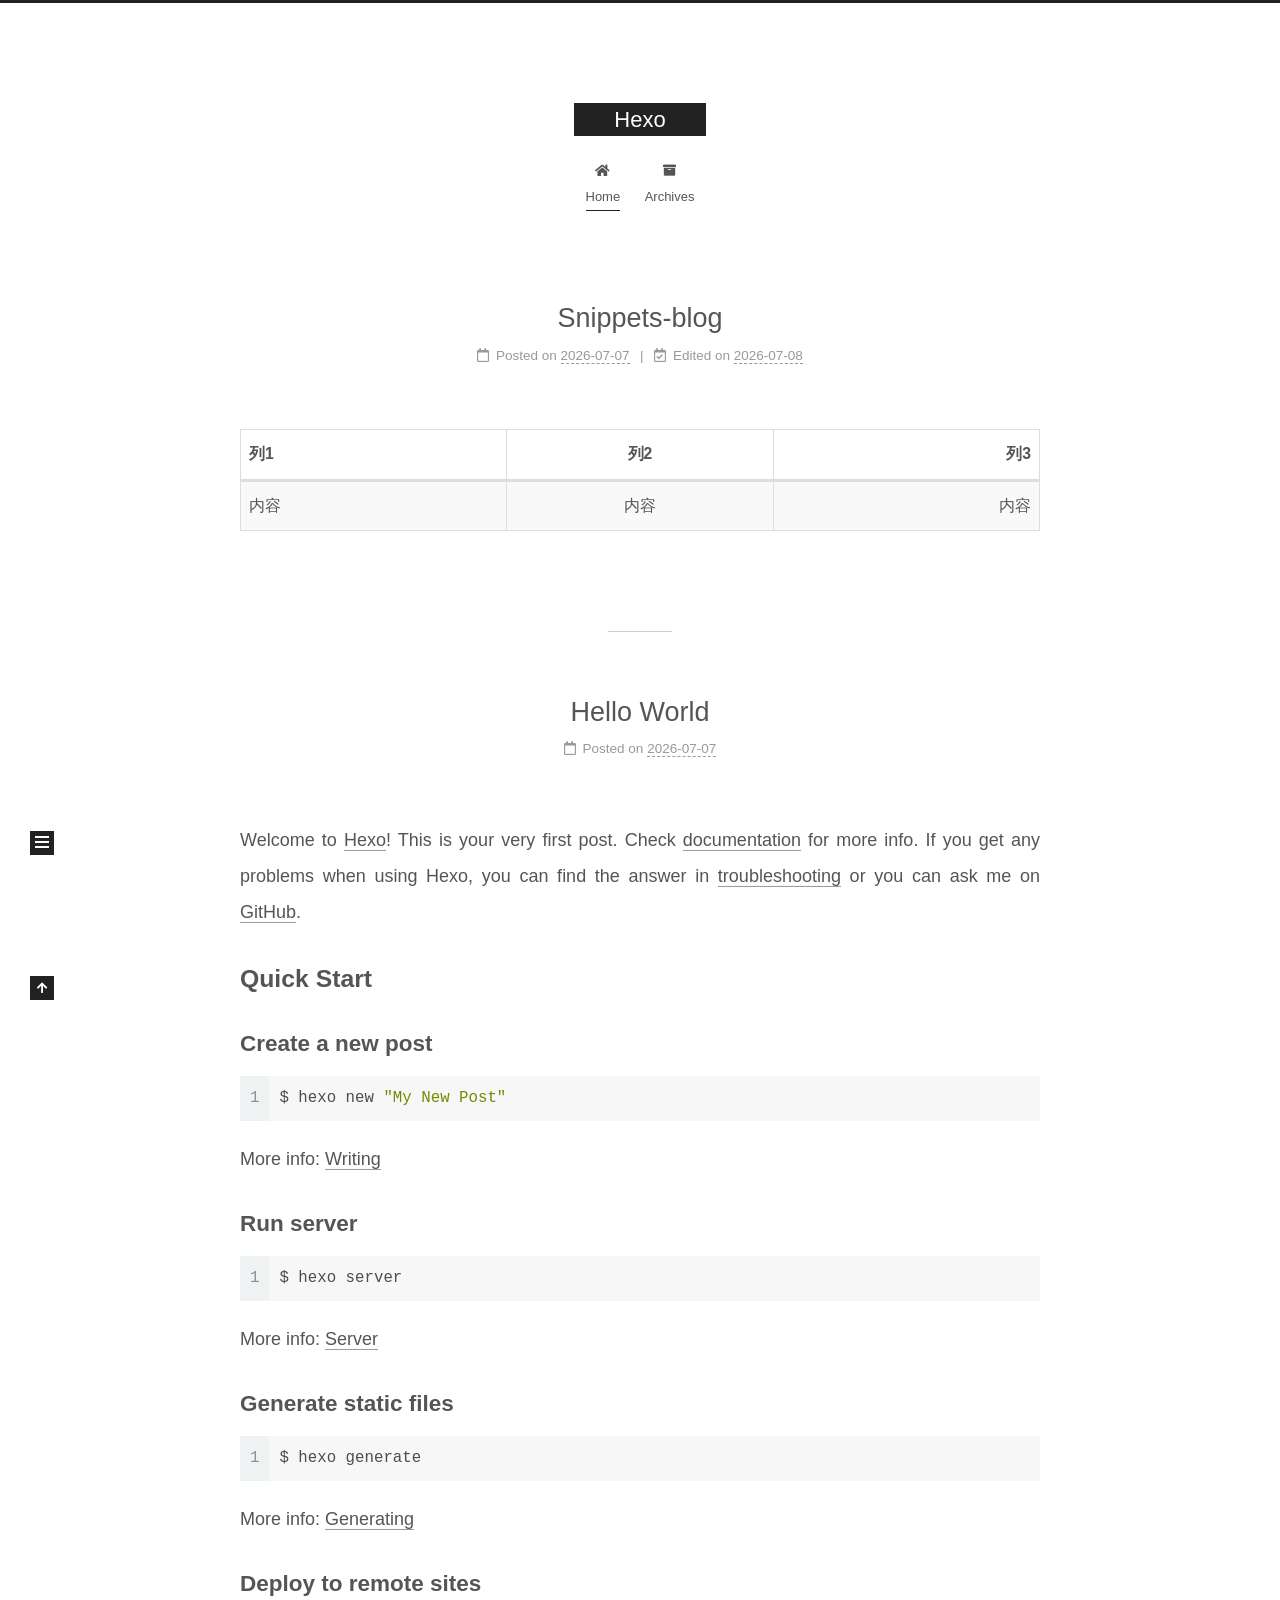
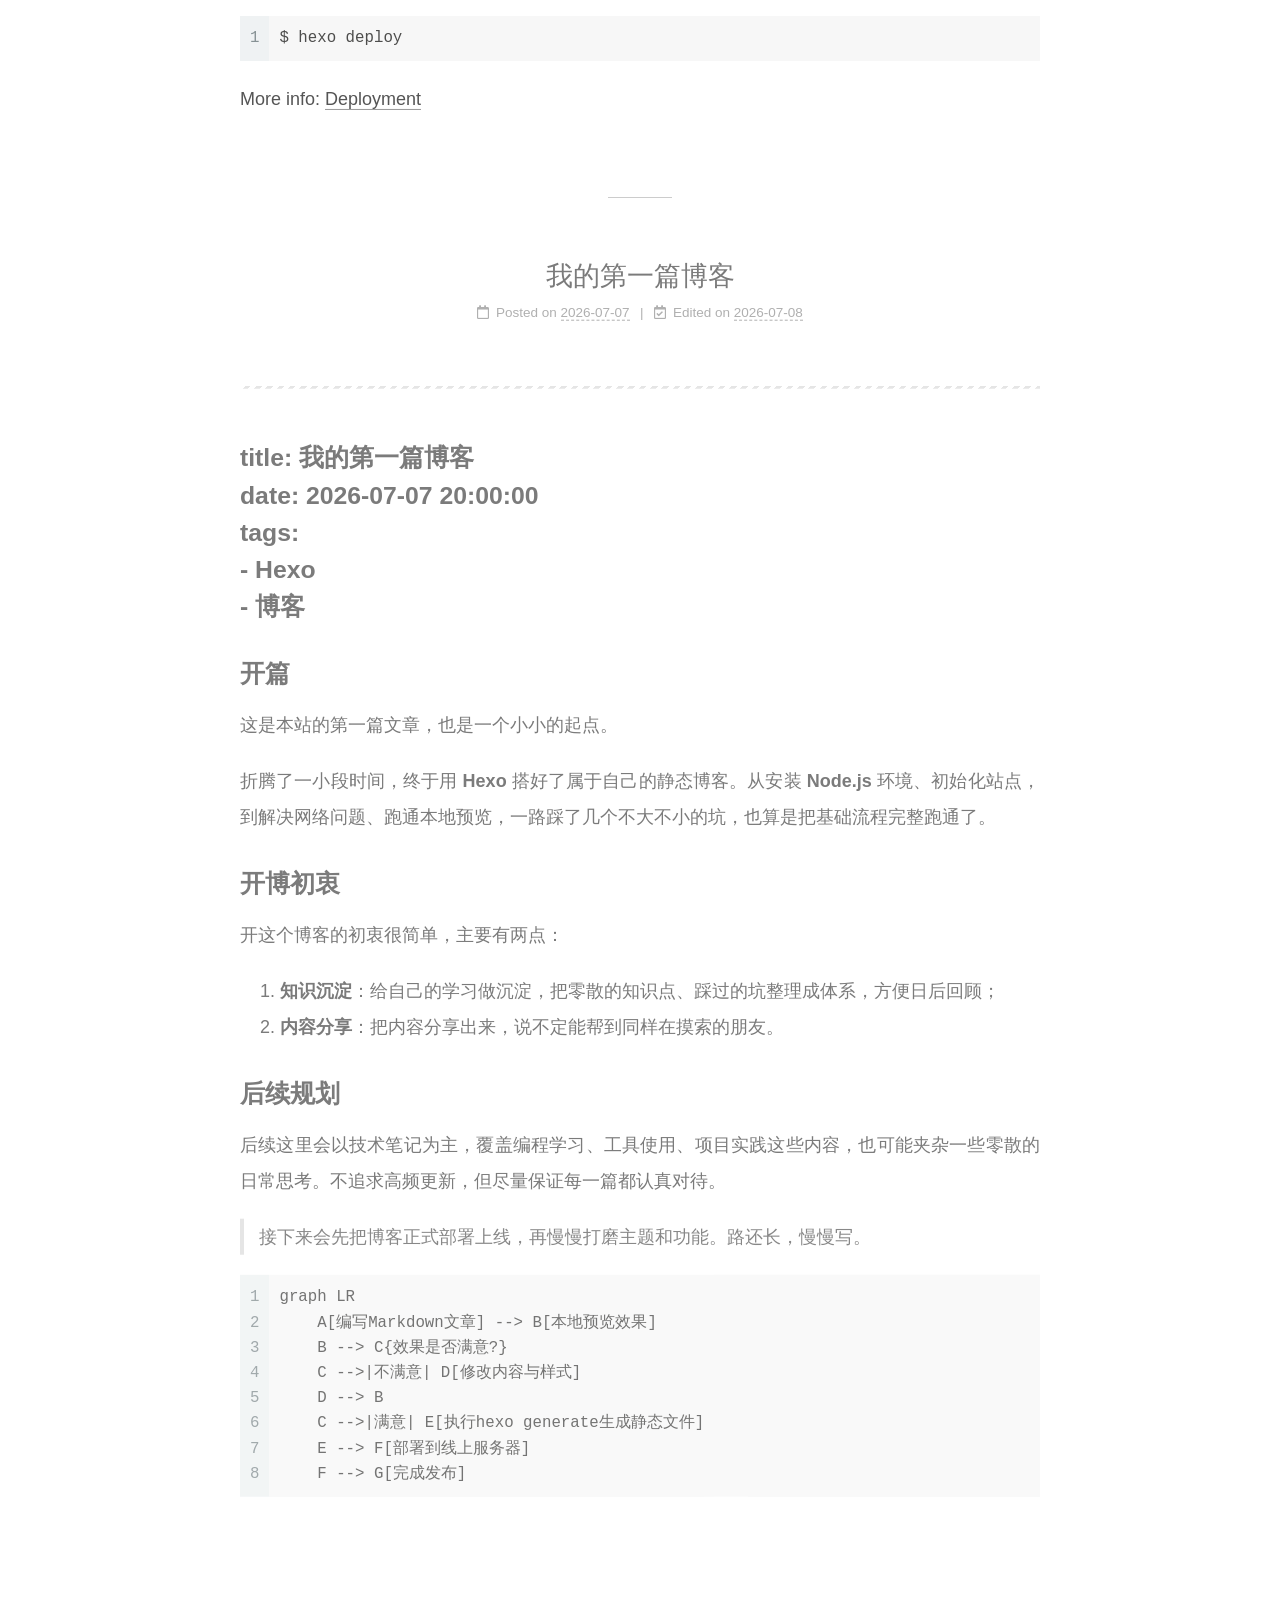
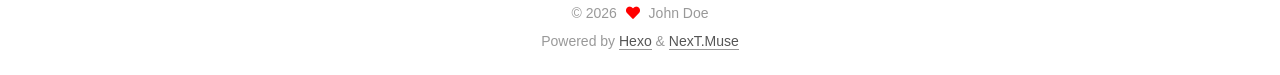
<file: index.html>
<!DOCTYPE html>
<html lang="en">
<head>
  <meta charset="UTF-8">
<meta name="viewport" content="width=device-width, initial-scale=1, maximum-scale=2">
<meta name="theme-color" content="#222">
<meta name="generator" content="Hexo 8.1.2">
  <link rel="apple-touch-icon" sizes="180x180" href="/images/apple-touch-icon-next.png">
  <link rel="icon" type="image/png" sizes="32x32" href="/images/favicon-32x32-next.png">
  <link rel="icon" type="image/png" sizes="16x16" href="/images/favicon-16x16-next.png">
  <link rel="mask-icon" href="/images/logo.svg" color="#222">

<link rel="stylesheet" href="/css/main.css">


<link rel="stylesheet" href="/lib/font-awesome/css/all.min.css">

<script id="hexo-configurations">
    var NexT = window.NexT || {};
    var CONFIG = {"hostname":"hezioa.github.io","root":"/","scheme":"Muse","version":"7.8.0","exturl":false,"sidebar":{"position":"left","display":"post","padding":18,"offset":12,"onmobile":false},"copycode":{"enable":false,"show_result":false,"style":null},"back2top":{"enable":true,"sidebar":false,"scrollpercent":false},"bookmark":{"enable":false,"color":"#222","save":"auto"},"fancybox":false,"mediumzoom":false,"lazyload":false,"pangu":false,"comments":{"style":"tabs","active":null,"storage":true,"lazyload":false,"nav":null},"algolia":{"hits":{"per_page":10},"labels":{"input_placeholder":"Search for Posts","hits_empty":"We didn't find any results for the search: ${query}","hits_stats":"${hits} results found in ${time} ms"}},"localsearch":{"enable":false,"trigger":"auto","top_n_per_article":1,"unescape":false,"preload":false},"motion":{"enable":true,"async":false,"transition":{"post_block":"fadeIn","post_header":"slideDownIn","post_body":"slideDownIn","coll_header":"slideLeftIn","sidebar":"slideUpIn"}}};
  </script>

  <meta property="og:type" content="website">
<meta property="og:title" content="Hexo">
<meta property="og:url" content="https://hezioa.github.io/index.html">
<meta property="og:site_name" content="Hexo">
<meta property="og:locale" content="en_US">
<meta property="article:author" content="John Doe">
<meta name="twitter:card" content="summary">

<link rel="canonical" href="https://hezioa.github.io/">


<script id="page-configurations">
  // https://hexo.io/docs/variables.html
  CONFIG.page = {
    sidebar: "",
    isHome : true,
    isPost : false,
    lang   : 'en'
  };
</script>

  <title>Hexo</title>
  






  <noscript>
  <style>
  .use-motion .brand,
  .use-motion .menu-item,
  .sidebar-inner,
  .use-motion .post-block,
  .use-motion .pagination,
  .use-motion .comments,
  .use-motion .post-header,
  .use-motion .post-body,
  .use-motion .collection-header { opacity: initial; }

  .use-motion .site-title,
  .use-motion .site-subtitle {
    opacity: initial;
    top: initial;
  }

  .use-motion .logo-line-before i { left: initial; }
  .use-motion .logo-line-after i { right: initial; }
  </style>
</noscript>

</head>

<body itemscope itemtype="http://schema.org/WebPage">
  <div class="container use-motion">
    <div class="headband"></div>

    <header class="header" itemscope itemtype="http://schema.org/WPHeader">
      <div class="header-inner"><div class="site-brand-container">
  <div class="site-nav-toggle">
    <div class="toggle" aria-label="Toggle navigation bar">
      <span class="toggle-line toggle-line-first"></span>
      <span class="toggle-line toggle-line-middle"></span>
      <span class="toggle-line toggle-line-last"></span>
    </div>
  </div>

  <div class="site-meta">

    <a href="/" class="brand" rel="start">
      <span class="logo-line-before"><i></i></span>
      <h1 class="site-title">Hexo</h1>
      <span class="logo-line-after"><i></i></span>
    </a>
  </div>

  <div class="site-nav-right">
    <div class="toggle popup-trigger">
    </div>
  </div>
</div>




<nav class="site-nav">
  <ul id="menu" class="main-menu menu">
        <li class="menu-item menu-item-home">

    <a href="/" rel="section"><i class="fa fa-home fa-fw"></i>Home</a>

  </li>
        <li class="menu-item menu-item-archives">

    <a href="/archives/" rel="section"><i class="fa fa-archive fa-fw"></i>Archives</a>

  </li>
  </ul>
</nav>




</div>
    </header>

    
  <div class="back-to-top">
    <i class="fa fa-arrow-up"></i>
    <span>0%</span>
  </div>


    <main class="main">
      <div class="main-inner">
        <div class="content-wrap">
          

          <div class="content index posts-expand">
            
      
  
  
  <article itemscope itemtype="http://schema.org/Article" class="post-block" lang="en">
    <link itemprop="mainEntityOfPage" href="https://hezioa.github.io/2026/07/07/Snippets-blog/">

    <span hidden itemprop="author" itemscope itemtype="http://schema.org/Person">
      <meta itemprop="image" content="/images/avatar.gif">
      <meta itemprop="name" content="John Doe">
      <meta itemprop="description" content="">
    </span>

    <span hidden itemprop="publisher" itemscope itemtype="http://schema.org/Organization">
      <meta itemprop="name" content="Hexo">
    </span>
      <header class="post-header">
        <h2 class="post-title" itemprop="name headline">
          
            <a href="/2026/07/07/Snippets-blog/" class="post-title-link" itemprop="url">Snippets-blog</a>
        </h2>

        <div class="post-meta">
            <span class="post-meta-item">
              <span class="post-meta-item-icon">
                <i class="far fa-calendar"></i>
              </span>
              <span class="post-meta-item-text">Posted on</span>

              <time title="Created: 2026-07-07 23:20:25" itemprop="dateCreated datePublished" datetime="2026-07-07T23:20:25+08:00">2026-07-07</time>
            </span>
              <span class="post-meta-item">
                <span class="post-meta-item-icon">
                  <i class="far fa-calendar-check"></i>
                </span>
                <span class="post-meta-item-text">Edited on</span>
                <time title="Modified: 2026-07-08 11:14:48" itemprop="dateModified" datetime="2026-07-08T11:14:48+08:00">2026-07-08</time>
              </span>

          

        </div>
      </header>

    
    
    
    <div class="post-body" itemprop="articleBody">

      
          <table>
<thead>
<tr>
<th align="left">列1</th>
<th align="center">列2</th>
<th align="right">列3</th>
</tr>
</thead>
<tbody><tr>
<td align="left">内容</td>
<td align="center">内容</td>
<td align="right">内容</td>
</tr>
</tbody></table>

      
    </div>

    
    
    
      <footer class="post-footer">
        <div class="post-eof"></div>
      </footer>
  </article>
  
  
  

      
  
  
  <article itemscope itemtype="http://schema.org/Article" class="post-block" lang="en">
    <link itemprop="mainEntityOfPage" href="https://hezioa.github.io/2026/07/07/hello-world/">

    <span hidden itemprop="author" itemscope itemtype="http://schema.org/Person">
      <meta itemprop="image" content="/images/avatar.gif">
      <meta itemprop="name" content="John Doe">
      <meta itemprop="description" content="">
    </span>

    <span hidden itemprop="publisher" itemscope itemtype="http://schema.org/Organization">
      <meta itemprop="name" content="Hexo">
    </span>
      <header class="post-header">
        <h2 class="post-title" itemprop="name headline">
          
            <a href="/2026/07/07/hello-world/" class="post-title-link" itemprop="url">Hello World</a>
        </h2>

        <div class="post-meta">
            <span class="post-meta-item">
              <span class="post-meta-item-icon">
                <i class="far fa-calendar"></i>
              </span>
              <span class="post-meta-item-text">Posted on</span>

              <time title="Created: 2026-07-07 22:50:55" itemprop="dateCreated datePublished" datetime="2026-07-07T22:50:55+08:00">2026-07-07</time>
            </span>

          

        </div>
      </header>

    
    
    
    <div class="post-body" itemprop="articleBody">

      
          <p>Welcome to <a target="_blank" rel="noopener" href="https://hexo.io/">Hexo</a>! This is your very first post. Check <a target="_blank" rel="noopener" href="https://hexo.io/docs/">documentation</a> for more info. If you get any problems when using Hexo, you can find the answer in <a target="_blank" rel="noopener" href="https://hexo.io/docs/troubleshooting.html">troubleshooting</a> or you can ask me on <a target="_blank" rel="noopener" href="https://github.com/hexojs/hexo/issues">GitHub</a>.</p>
<h2 id="Quick-Start"><a href="#Quick-Start" class="headerlink" title="Quick Start"></a>Quick Start</h2><h3 id="Create-a-new-post"><a href="#Create-a-new-post" class="headerlink" title="Create a new post"></a>Create a new post</h3><figure class="highlight bash"><table><tr><td class="gutter"><pre><span class="line">1</span><br></pre></td><td class="code"><pre><span class="line">$ hexo new <span class="string">&quot;My New Post&quot;</span></span><br></pre></td></tr></table></figure>

<p>More info: <a target="_blank" rel="noopener" href="https://hexo.io/docs/writing.html">Writing</a></p>
<h3 id="Run-server"><a href="#Run-server" class="headerlink" title="Run server"></a>Run server</h3><figure class="highlight bash"><table><tr><td class="gutter"><pre><span class="line">1</span><br></pre></td><td class="code"><pre><span class="line">$ hexo server</span><br></pre></td></tr></table></figure>

<p>More info: <a target="_blank" rel="noopener" href="https://hexo.io/docs/server.html">Server</a></p>
<h3 id="Generate-static-files"><a href="#Generate-static-files" class="headerlink" title="Generate static files"></a>Generate static files</h3><figure class="highlight bash"><table><tr><td class="gutter"><pre><span class="line">1</span><br></pre></td><td class="code"><pre><span class="line">$ hexo generate</span><br></pre></td></tr></table></figure>

<p>More info: <a target="_blank" rel="noopener" href="https://hexo.io/docs/generating.html">Generating</a></p>
<h3 id="Deploy-to-remote-sites"><a href="#Deploy-to-remote-sites" class="headerlink" title="Deploy to remote sites"></a>Deploy to remote sites</h3><figure class="highlight bash"><table><tr><td class="gutter"><pre><span class="line">1</span><br></pre></td><td class="code"><pre><span class="line">$ hexo deploy</span><br></pre></td></tr></table></figure>

<p>More info: <a target="_blank" rel="noopener" href="https://hexo.io/docs/one-command-deployment.html">Deployment</a></p>

      
    </div>

    
    
    
      <footer class="post-footer">
        <div class="post-eof"></div>
      </footer>
  </article>
  
  
  

      
  
  
  <article itemscope itemtype="http://schema.org/Article" class="post-block" lang="en">
    <link itemprop="mainEntityOfPage" href="https://hezioa.github.io/2026/07/07/%E6%88%91%E7%9A%84%E7%AC%AC%E4%B8%80%E7%AF%87%E5%8D%9A%E5%AE%A2/">

    <span hidden itemprop="author" itemscope itemtype="http://schema.org/Person">
      <meta itemprop="image" content="/images/avatar.gif">
      <meta itemprop="name" content="John Doe">
      <meta itemprop="description" content="">
    </span>

    <span hidden itemprop="publisher" itemscope itemtype="http://schema.org/Organization">
      <meta itemprop="name" content="Hexo">
    </span>
      <header class="post-header">
        <h2 class="post-title" itemprop="name headline">
          
            <a href="/2026/07/07/%E6%88%91%E7%9A%84%E7%AC%AC%E4%B8%80%E7%AF%87%E5%8D%9A%E5%AE%A2/" class="post-title-link" itemprop="url">我的第一篇博客</a>
        </h2>

        <div class="post-meta">
            <span class="post-meta-item">
              <span class="post-meta-item-icon">
                <i class="far fa-calendar"></i>
              </span>
              <span class="post-meta-item-text">Posted on</span>

              <time title="Created: 2026-07-07 20:00:00" itemprop="dateCreated datePublished" datetime="2026-07-07T20:00:00+08:00">2026-07-07</time>
            </span>
              <span class="post-meta-item">
                <span class="post-meta-item-icon">
                  <i class="far fa-calendar-check"></i>
                </span>
                <span class="post-meta-item-text">Edited on</span>
                <time title="Modified: 2026-07-08 14:18:46" itemprop="dateModified" datetime="2026-07-08T14:18:46+08:00">2026-07-08</time>
              </span>

          

        </div>
      </header>

    
    
    
    <div class="post-body" itemprop="articleBody">

      
          <hr>
<h2 id="title-我的第一篇博客date-2026-07-07-20-00-00tags-Hexo-博客"><a href="#title-我的第一篇博客date-2026-07-07-20-00-00tags-Hexo-博客" class="headerlink" title="title: 我的第一篇博客date: 2026-07-07 20:00:00tags:  - Hexo  - 博客"></a>title: 我的第一篇博客<br>date: 2026-07-07 20:00:00<br>tags:<br>  - Hexo<br>  - 博客</h2><h2 id="开篇"><a href="#开篇" class="headerlink" title="开篇"></a>开篇</h2><p>这是本站的第一篇文章，也是一个小小的起点。</p>
<p>折腾了一小段时间，终于用 <strong>Hexo</strong> 搭好了属于自己的静态博客。从安装 <strong>Node.js</strong> 环境、初始化站点，到解决网络问题、跑通本地预览，一路踩了几个不大不小的坑，也算是把基础流程完整跑通了。</p>
<h2 id="开博初衷"><a href="#开博初衷" class="headerlink" title="开博初衷"></a>开博初衷</h2><p>开这个博客的初衷很简单，主要有两点：</p>
<ol>
<li><strong>知识沉淀</strong>：给自己的学习做沉淀，把零散的知识点、踩过的坑整理成体系，方便日后回顾；</li>
<li><strong>内容分享</strong>：把内容分享出来，说不定能帮到同样在摸索的朋友。</li>
</ol>
<h2 id="后续规划"><a href="#后续规划" class="headerlink" title="后续规划"></a>后续规划</h2><p>后续这里会以技术笔记为主，覆盖编程学习、工具使用、项目实践这些内容，也可能夹杂一些零散的日常思考。不追求高频更新，但尽量保证每一篇都认真对待。</p>
<blockquote>
<p>接下来会先把博客正式部署上线，再慢慢打磨主题和功能。路还长，慢慢写。</p>
</blockquote>
<figure class="highlight plaintext"><table><tr><td class="gutter"><pre><span class="line">1</span><br><span class="line">2</span><br><span class="line">3</span><br><span class="line">4</span><br><span class="line">5</span><br><span class="line">6</span><br><span class="line">7</span><br><span class="line">8</span><br></pre></td><td class="code"><pre><span class="line">graph LR</span><br><span class="line">    A[编写Markdown文章] --&gt; B[本地预览效果]</span><br><span class="line">    B --&gt; C&#123;效果是否满意?&#125;</span><br><span class="line">    C --&gt;|不满意| D[修改内容与样式]</span><br><span class="line">    D --&gt; B</span><br><span class="line">    C --&gt;|满意| E[执行hexo generate生成静态文件]</span><br><span class="line">    E --&gt; F[部署到线上服务器]</span><br><span class="line">    F --&gt; G[完成发布]</span><br></pre></td></tr></table></figure>
      
    </div>

    
    
    
      <footer class="post-footer">
        <div class="post-eof"></div>
      </footer>
  </article>
  
  
  


  



          </div>
          

<script>
  window.addEventListener('tabs:register', () => {
    let { activeClass } = CONFIG.comments;
    if (CONFIG.comments.storage) {
      activeClass = localStorage.getItem('comments_active') || activeClass;
    }
    if (activeClass) {
      let activeTab = document.querySelector(`a[href="#comment-${activeClass}"]`);
      if (activeTab) {
        activeTab.click();
      }
    }
  });
  if (CONFIG.comments.storage) {
    window.addEventListener('tabs:click', event => {
      if (!event.target.matches('.tabs-comment .tab-content .tab-pane')) return;
      let commentClass = event.target.classList[1];
      localStorage.setItem('comments_active', commentClass);
    });
  }
</script>

        </div>
          
  
  <div class="toggle sidebar-toggle">
    <span class="toggle-line toggle-line-first"></span>
    <span class="toggle-line toggle-line-middle"></span>
    <span class="toggle-line toggle-line-last"></span>
  </div>

  <aside class="sidebar">
    <div class="sidebar-inner">

      <ul class="sidebar-nav motion-element">
        <li class="sidebar-nav-toc">
          Table of Contents
        </li>
        <li class="sidebar-nav-overview">
          Overview
        </li>
      </ul>

      <!--noindex-->
      <div class="post-toc-wrap sidebar-panel">
      </div>
      <!--/noindex-->

      <div class="site-overview-wrap sidebar-panel">
        <div class="site-author motion-element" itemprop="author" itemscope itemtype="http://schema.org/Person">
  <p class="site-author-name" itemprop="name">John Doe</p>
  <div class="site-description" itemprop="description"></div>
</div>
<div class="site-state-wrap motion-element">
  <nav class="site-state">
      <div class="site-state-item site-state-posts">
          <a href="/archives/">
        
          <span class="site-state-item-count">3</span>
          <span class="site-state-item-name">posts</span>
        </a>
      </div>
      <div class="site-state-item site-state-tags">
        <span class="site-state-item-count">2</span>
        <span class="site-state-item-name">tags</span>
      </div>
  </nav>
</div>



      </div>

    </div>
  </aside>
  <div id="sidebar-dimmer"></div>


      </div>
    </main>

    <footer class="footer">
      <div class="footer-inner">
        

        

<div class="copyright">
  
  &copy; 
  <span itemprop="copyrightYear">2026</span>
  <span class="with-love">
    <i class="fa fa-heart"></i>
  </span>
  <span class="author" itemprop="copyrightHolder">John Doe</span>
</div>
  <div class="powered-by">Powered by <a href="https://hexo.io/" class="theme-link" rel="noopener" target="_blank">Hexo</a> & <a href="https://muse.theme-next.org/" class="theme-link" rel="noopener" target="_blank">NexT.Muse</a>
  </div>

        








      </div>
    </footer>
  </div>

  
  <script src="/lib/anime.min.js"></script>
  <script src="/lib/velocity/velocity.min.js"></script>
  <script src="/lib/velocity/velocity.ui.min.js"></script>

<script src="/js/utils.js"></script>

<script src="/js/motion.js"></script>


<script src="/js/schemes/muse.js"></script>


<script src="/js/next-boot.js"></script>




  















  

  

</body>
</html>
</file>
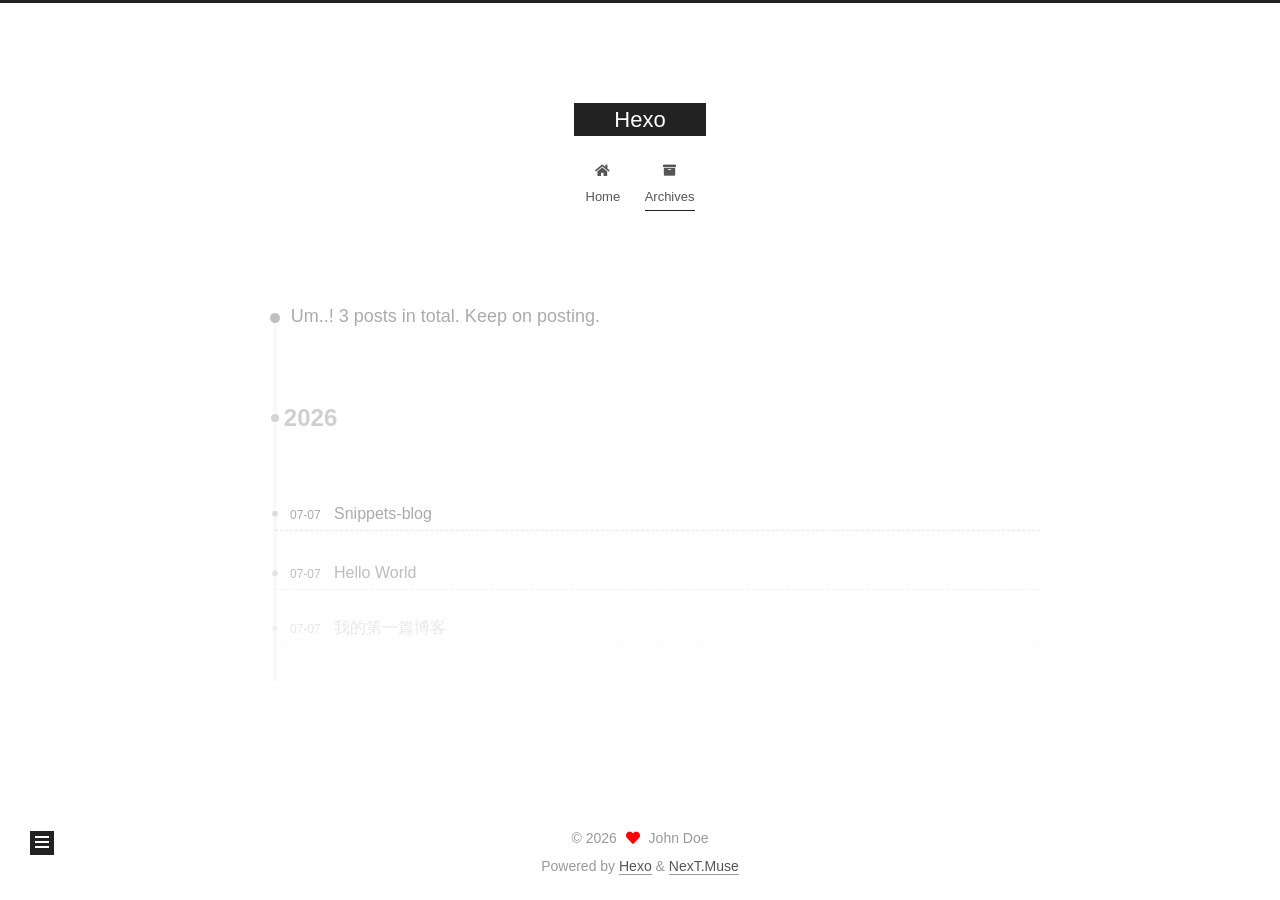
<file: archives/index.html>
<!DOCTYPE html>
<html lang="en">
<head>
  <meta charset="UTF-8">
<meta name="viewport" content="width=device-width, initial-scale=1, maximum-scale=2">
<meta name="theme-color" content="#222">
<meta name="generator" content="Hexo 8.1.2">
  <link rel="apple-touch-icon" sizes="180x180" href="/images/apple-touch-icon-next.png">
  <link rel="icon" type="image/png" sizes="32x32" href="/images/favicon-32x32-next.png">
  <link rel="icon" type="image/png" sizes="16x16" href="/images/favicon-16x16-next.png">
  <link rel="mask-icon" href="/images/logo.svg" color="#222">

<link rel="stylesheet" href="/css/main.css">


<link rel="stylesheet" href="/lib/font-awesome/css/all.min.css">

<script id="hexo-configurations">
    var NexT = window.NexT || {};
    var CONFIG = {"hostname":"hezioa.github.io","root":"/","scheme":"Muse","version":"7.8.0","exturl":false,"sidebar":{"position":"left","display":"post","padding":18,"offset":12,"onmobile":false},"copycode":{"enable":false,"show_result":false,"style":null},"back2top":{"enable":true,"sidebar":false,"scrollpercent":false},"bookmark":{"enable":false,"color":"#222","save":"auto"},"fancybox":false,"mediumzoom":false,"lazyload":false,"pangu":false,"comments":{"style":"tabs","active":null,"storage":true,"lazyload":false,"nav":null},"algolia":{"hits":{"per_page":10},"labels":{"input_placeholder":"Search for Posts","hits_empty":"We didn't find any results for the search: ${query}","hits_stats":"${hits} results found in ${time} ms"}},"localsearch":{"enable":false,"trigger":"auto","top_n_per_article":1,"unescape":false,"preload":false},"motion":{"enable":true,"async":false,"transition":{"post_block":"fadeIn","post_header":"slideDownIn","post_body":"slideDownIn","coll_header":"slideLeftIn","sidebar":"slideUpIn"}}};
  </script>

  <meta property="og:type" content="website">
<meta property="og:title" content="Hexo">
<meta property="og:url" content="https://hezioa.github.io/archives/index.html">
<meta property="og:site_name" content="Hexo">
<meta property="og:locale" content="en_US">
<meta property="article:author" content="John Doe">
<meta name="twitter:card" content="summary">

<link rel="canonical" href="https://hezioa.github.io/archives/">


<script id="page-configurations">
  // https://hexo.io/docs/variables.html
  CONFIG.page = {
    sidebar: "",
    isHome : false,
    isPost : false,
    lang   : 'en'
  };
</script>

  <title>Archive | Hexo</title>
  






  <noscript>
  <style>
  .use-motion .brand,
  .use-motion .menu-item,
  .sidebar-inner,
  .use-motion .post-block,
  .use-motion .pagination,
  .use-motion .comments,
  .use-motion .post-header,
  .use-motion .post-body,
  .use-motion .collection-header { opacity: initial; }

  .use-motion .site-title,
  .use-motion .site-subtitle {
    opacity: initial;
    top: initial;
  }

  .use-motion .logo-line-before i { left: initial; }
  .use-motion .logo-line-after i { right: initial; }
  </style>
</noscript>

</head>

<body itemscope itemtype="http://schema.org/WebPage">
  <div class="container use-motion">
    <div class="headband"></div>

    <header class="header" itemscope itemtype="http://schema.org/WPHeader">
      <div class="header-inner"><div class="site-brand-container">
  <div class="site-nav-toggle">
    <div class="toggle" aria-label="Toggle navigation bar">
      <span class="toggle-line toggle-line-first"></span>
      <span class="toggle-line toggle-line-middle"></span>
      <span class="toggle-line toggle-line-last"></span>
    </div>
  </div>

  <div class="site-meta">

    <a href="/" class="brand" rel="start">
      <span class="logo-line-before"><i></i></span>
      <h1 class="site-title">Hexo</h1>
      <span class="logo-line-after"><i></i></span>
    </a>
  </div>

  <div class="site-nav-right">
    <div class="toggle popup-trigger">
    </div>
  </div>
</div>




<nav class="site-nav">
  <ul id="menu" class="main-menu menu">
        <li class="menu-item menu-item-home">

    <a href="/" rel="section"><i class="fa fa-home fa-fw"></i>Home</a>

  </li>
        <li class="menu-item menu-item-archives">

    <a href="/archives/" rel="section"><i class="fa fa-archive fa-fw"></i>Archives</a>

  </li>
  </ul>
</nav>




</div>
    </header>

    
  <div class="back-to-top">
    <i class="fa fa-arrow-up"></i>
    <span>0%</span>
  </div>


    <main class="main">
      <div class="main-inner">
        <div class="content-wrap">
          

          <div class="content archive">
            

  
  
  
  <div class="post-block">
    <div class="posts-collapse">
      <div class="collection-title">
        <span class="collection-header">Um..! 3 posts in total. Keep on posting.</span>
      </div>

      
    <div class="collection-year">
      <span class="collection-header">2026</span>
    </div>

  <article itemscope itemtype="http://schema.org/Article">
    <header class="post-header">

      <div class="post-meta">
        <time itemprop="dateCreated"
              datetime="2026-07-07T23:20:25+08:00"
              content="2026-07-07">
          07-07
        </time>
      </div>

      <div class="post-title">
          <a class="post-title-link" href="/2026/07/07/Snippets-blog/" itemprop="url">
            <span itemprop="name">Snippets-blog</span>
          </a>
      </div>

    </header>
  </article>

  <article itemscope itemtype="http://schema.org/Article">
    <header class="post-header">

      <div class="post-meta">
        <time itemprop="dateCreated"
              datetime="2026-07-07T22:50:55+08:00"
              content="2026-07-07">
          07-07
        </time>
      </div>

      <div class="post-title">
          <a class="post-title-link" href="/2026/07/07/hello-world/" itemprop="url">
            <span itemprop="name">Hello World</span>
          </a>
      </div>

    </header>
  </article>

  <article itemscope itemtype="http://schema.org/Article">
    <header class="post-header">

      <div class="post-meta">
        <time itemprop="dateCreated"
              datetime="2026-07-07T20:00:00+08:00"
              content="2026-07-07">
          07-07
        </time>
      </div>

      <div class="post-title">
          <a class="post-title-link" href="/2026/07/07/%E6%88%91%E7%9A%84%E7%AC%AC%E4%B8%80%E7%AF%87%E5%8D%9A%E5%AE%A2/" itemprop="url">
            <span itemprop="name">我的第一篇博客</span>
          </a>
      </div>

    </header>
  </article>


    </div>
  </div>
  
  
  

  



          </div>
          

<script>
  window.addEventListener('tabs:register', () => {
    let { activeClass } = CONFIG.comments;
    if (CONFIG.comments.storage) {
      activeClass = localStorage.getItem('comments_active') || activeClass;
    }
    if (activeClass) {
      let activeTab = document.querySelector(`a[href="#comment-${activeClass}"]`);
      if (activeTab) {
        activeTab.click();
      }
    }
  });
  if (CONFIG.comments.storage) {
    window.addEventListener('tabs:click', event => {
      if (!event.target.matches('.tabs-comment .tab-content .tab-pane')) return;
      let commentClass = event.target.classList[1];
      localStorage.setItem('comments_active', commentClass);
    });
  }
</script>

        </div>
          
  
  <div class="toggle sidebar-toggle">
    <span class="toggle-line toggle-line-first"></span>
    <span class="toggle-line toggle-line-middle"></span>
    <span class="toggle-line toggle-line-last"></span>
  </div>

  <aside class="sidebar">
    <div class="sidebar-inner">

      <ul class="sidebar-nav motion-element">
        <li class="sidebar-nav-toc">
          Table of Contents
        </li>
        <li class="sidebar-nav-overview">
          Overview
        </li>
      </ul>

      <!--noindex-->
      <div class="post-toc-wrap sidebar-panel">
      </div>
      <!--/noindex-->

      <div class="site-overview-wrap sidebar-panel">
        <div class="site-author motion-element" itemprop="author" itemscope itemtype="http://schema.org/Person">
  <p class="site-author-name" itemprop="name">John Doe</p>
  <div class="site-description" itemprop="description"></div>
</div>
<div class="site-state-wrap motion-element">
  <nav class="site-state">
      <div class="site-state-item site-state-posts">
          <a href="/archives/">
        
          <span class="site-state-item-count">3</span>
          <span class="site-state-item-name">posts</span>
        </a>
      </div>
      <div class="site-state-item site-state-tags">
        <span class="site-state-item-count">2</span>
        <span class="site-state-item-name">tags</span>
      </div>
  </nav>
</div>



      </div>

    </div>
  </aside>
  <div id="sidebar-dimmer"></div>


      </div>
    </main>

    <footer class="footer">
      <div class="footer-inner">
        

        

<div class="copyright">
  
  &copy; 
  <span itemprop="copyrightYear">2026</span>
  <span class="with-love">
    <i class="fa fa-heart"></i>
  </span>
  <span class="author" itemprop="copyrightHolder">John Doe</span>
</div>
  <div class="powered-by">Powered by <a href="https://hexo.io/" class="theme-link" rel="noopener" target="_blank">Hexo</a> & <a href="https://muse.theme-next.org/" class="theme-link" rel="noopener" target="_blank">NexT.Muse</a>
  </div>

        








      </div>
    </footer>
  </div>

  
  <script src="/lib/anime.min.js"></script>
  <script src="/lib/velocity/velocity.min.js"></script>
  <script src="/lib/velocity/velocity.ui.min.js"></script>

<script src="/js/utils.js"></script>

<script src="/js/motion.js"></script>


<script src="/js/schemes/muse.js"></script>


<script src="/js/next-boot.js"></script>




  















  

  

</body>
</html>
</file>
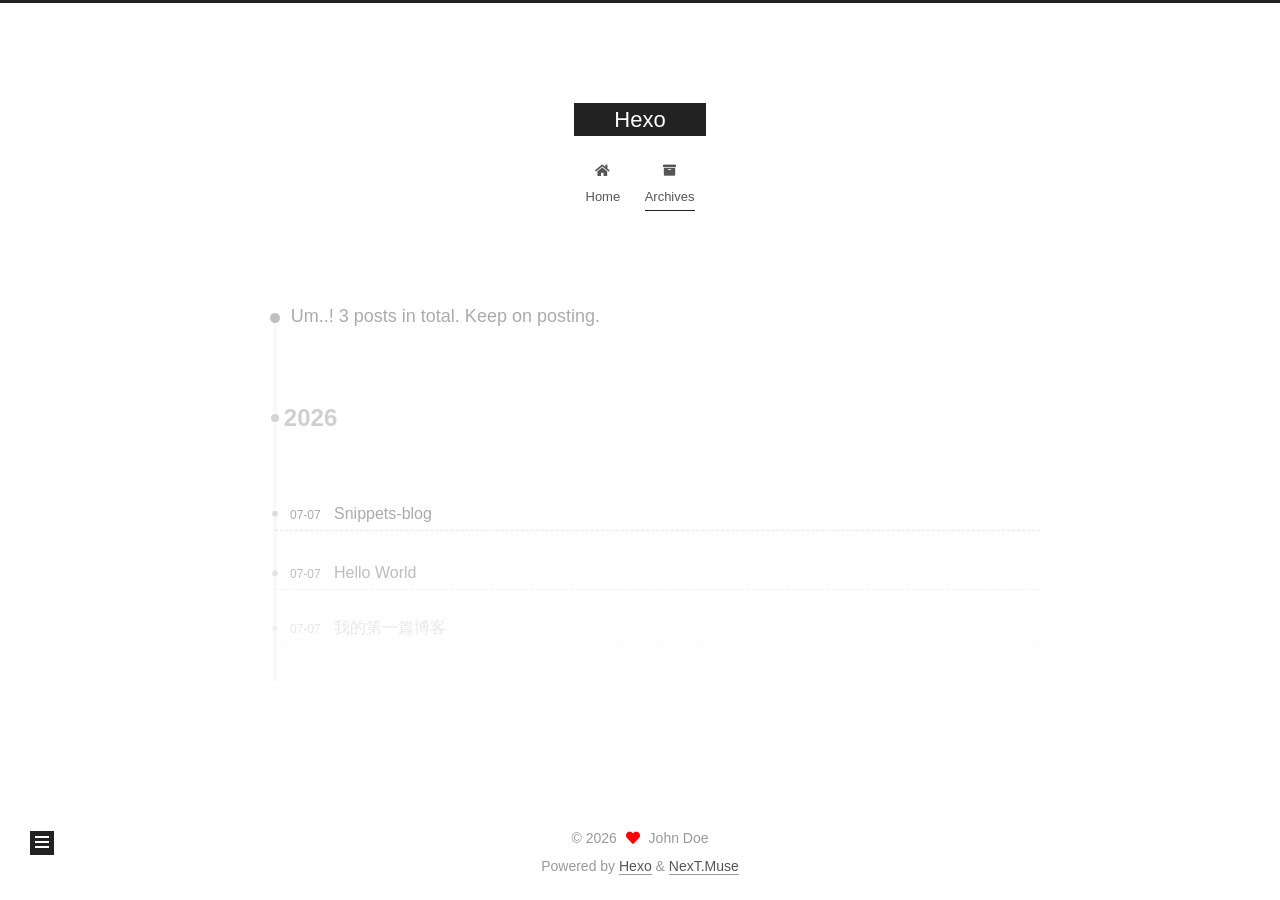
<file: archives/2026/index.html>
<!DOCTYPE html>
<html lang="en">
<head>
  <meta charset="UTF-8">
<meta name="viewport" content="width=device-width, initial-scale=1, maximum-scale=2">
<meta name="theme-color" content="#222">
<meta name="generator" content="Hexo 8.1.2">
  <link rel="apple-touch-icon" sizes="180x180" href="/images/apple-touch-icon-next.png">
  <link rel="icon" type="image/png" sizes="32x32" href="/images/favicon-32x32-next.png">
  <link rel="icon" type="image/png" sizes="16x16" href="/images/favicon-16x16-next.png">
  <link rel="mask-icon" href="/images/logo.svg" color="#222">

<link rel="stylesheet" href="/css/main.css">


<link rel="stylesheet" href="/lib/font-awesome/css/all.min.css">

<script id="hexo-configurations">
    var NexT = window.NexT || {};
    var CONFIG = {"hostname":"hezioa.github.io","root":"/","scheme":"Muse","version":"7.8.0","exturl":false,"sidebar":{"position":"left","display":"post","padding":18,"offset":12,"onmobile":false},"copycode":{"enable":false,"show_result":false,"style":null},"back2top":{"enable":true,"sidebar":false,"scrollpercent":false},"bookmark":{"enable":false,"color":"#222","save":"auto"},"fancybox":false,"mediumzoom":false,"lazyload":false,"pangu":false,"comments":{"style":"tabs","active":null,"storage":true,"lazyload":false,"nav":null},"algolia":{"hits":{"per_page":10},"labels":{"input_placeholder":"Search for Posts","hits_empty":"We didn't find any results for the search: ${query}","hits_stats":"${hits} results found in ${time} ms"}},"localsearch":{"enable":false,"trigger":"auto","top_n_per_article":1,"unescape":false,"preload":false},"motion":{"enable":true,"async":false,"transition":{"post_block":"fadeIn","post_header":"slideDownIn","post_body":"slideDownIn","coll_header":"slideLeftIn","sidebar":"slideUpIn"}}};
  </script>

  <meta property="og:type" content="website">
<meta property="og:title" content="Hexo">
<meta property="og:url" content="https://hezioa.github.io/archives/2026/index.html">
<meta property="og:site_name" content="Hexo">
<meta property="og:locale" content="en_US">
<meta property="article:author" content="John Doe">
<meta name="twitter:card" content="summary">

<link rel="canonical" href="https://hezioa.github.io/archives/2026/">


<script id="page-configurations">
  // https://hexo.io/docs/variables.html
  CONFIG.page = {
    sidebar: "",
    isHome : false,
    isPost : false,
    lang   : 'en'
  };
</script>

  <title>Archive | Hexo</title>
  






  <noscript>
  <style>
  .use-motion .brand,
  .use-motion .menu-item,
  .sidebar-inner,
  .use-motion .post-block,
  .use-motion .pagination,
  .use-motion .comments,
  .use-motion .post-header,
  .use-motion .post-body,
  .use-motion .collection-header { opacity: initial; }

  .use-motion .site-title,
  .use-motion .site-subtitle {
    opacity: initial;
    top: initial;
  }

  .use-motion .logo-line-before i { left: initial; }
  .use-motion .logo-line-after i { right: initial; }
  </style>
</noscript>

</head>

<body itemscope itemtype="http://schema.org/WebPage">
  <div class="container use-motion">
    <div class="headband"></div>

    <header class="header" itemscope itemtype="http://schema.org/WPHeader">
      <div class="header-inner"><div class="site-brand-container">
  <div class="site-nav-toggle">
    <div class="toggle" aria-label="Toggle navigation bar">
      <span class="toggle-line toggle-line-first"></span>
      <span class="toggle-line toggle-line-middle"></span>
      <span class="toggle-line toggle-line-last"></span>
    </div>
  </div>

  <div class="site-meta">

    <a href="/" class="brand" rel="start">
      <span class="logo-line-before"><i></i></span>
      <h1 class="site-title">Hexo</h1>
      <span class="logo-line-after"><i></i></span>
    </a>
  </div>

  <div class="site-nav-right">
    <div class="toggle popup-trigger">
    </div>
  </div>
</div>




<nav class="site-nav">
  <ul id="menu" class="main-menu menu">
        <li class="menu-item menu-item-home">

    <a href="/" rel="section"><i class="fa fa-home fa-fw"></i>Home</a>

  </li>
        <li class="menu-item menu-item-archives">

    <a href="/archives/" rel="section"><i class="fa fa-archive fa-fw"></i>Archives</a>

  </li>
  </ul>
</nav>




</div>
    </header>

    
  <div class="back-to-top">
    <i class="fa fa-arrow-up"></i>
    <span>0%</span>
  </div>


    <main class="main">
      <div class="main-inner">
        <div class="content-wrap">
          

          <div class="content archive">
            

  
  
  
  <div class="post-block">
    <div class="posts-collapse">
      <div class="collection-title">
        <span class="collection-header">Um..! 3 posts in total. Keep on posting.</span>
      </div>

      
    <div class="collection-year">
      <span class="collection-header">2026</span>
    </div>

  <article itemscope itemtype="http://schema.org/Article">
    <header class="post-header">

      <div class="post-meta">
        <time itemprop="dateCreated"
              datetime="2026-07-07T23:20:25+08:00"
              content="2026-07-07">
          07-07
        </time>
      </div>

      <div class="post-title">
          <a class="post-title-link" href="/2026/07/07/Snippets-blog/" itemprop="url">
            <span itemprop="name">Snippets-blog</span>
          </a>
      </div>

    </header>
  </article>

  <article itemscope itemtype="http://schema.org/Article">
    <header class="post-header">

      <div class="post-meta">
        <time itemprop="dateCreated"
              datetime="2026-07-07T22:50:55+08:00"
              content="2026-07-07">
          07-07
        </time>
      </div>

      <div class="post-title">
          <a class="post-title-link" href="/2026/07/07/hello-world/" itemprop="url">
            <span itemprop="name">Hello World</span>
          </a>
      </div>

    </header>
  </article>

  <article itemscope itemtype="http://schema.org/Article">
    <header class="post-header">

      <div class="post-meta">
        <time itemprop="dateCreated"
              datetime="2026-07-07T20:00:00+08:00"
              content="2026-07-07">
          07-07
        </time>
      </div>

      <div class="post-title">
          <a class="post-title-link" href="/2026/07/07/%E6%88%91%E7%9A%84%E7%AC%AC%E4%B8%80%E7%AF%87%E5%8D%9A%E5%AE%A2/" itemprop="url">
            <span itemprop="name">我的第一篇博客</span>
          </a>
      </div>

    </header>
  </article>


    </div>
  </div>
  
  
  

  



          </div>
          

<script>
  window.addEventListener('tabs:register', () => {
    let { activeClass } = CONFIG.comments;
    if (CONFIG.comments.storage) {
      activeClass = localStorage.getItem('comments_active') || activeClass;
    }
    if (activeClass) {
      let activeTab = document.querySelector(`a[href="#comment-${activeClass}"]`);
      if (activeTab) {
        activeTab.click();
      }
    }
  });
  if (CONFIG.comments.storage) {
    window.addEventListener('tabs:click', event => {
      if (!event.target.matches('.tabs-comment .tab-content .tab-pane')) return;
      let commentClass = event.target.classList[1];
      localStorage.setItem('comments_active', commentClass);
    });
  }
</script>

        </div>
          
  
  <div class="toggle sidebar-toggle">
    <span class="toggle-line toggle-line-first"></span>
    <span class="toggle-line toggle-line-middle"></span>
    <span class="toggle-line toggle-line-last"></span>
  </div>

  <aside class="sidebar">
    <div class="sidebar-inner">

      <ul class="sidebar-nav motion-element">
        <li class="sidebar-nav-toc">
          Table of Contents
        </li>
        <li class="sidebar-nav-overview">
          Overview
        </li>
      </ul>

      <!--noindex-->
      <div class="post-toc-wrap sidebar-panel">
      </div>
      <!--/noindex-->

      <div class="site-overview-wrap sidebar-panel">
        <div class="site-author motion-element" itemprop="author" itemscope itemtype="http://schema.org/Person">
  <p class="site-author-name" itemprop="name">John Doe</p>
  <div class="site-description" itemprop="description"></div>
</div>
<div class="site-state-wrap motion-element">
  <nav class="site-state">
      <div class="site-state-item site-state-posts">
          <a href="/archives/">
        
          <span class="site-state-item-count">3</span>
          <span class="site-state-item-name">posts</span>
        </a>
      </div>
      <div class="site-state-item site-state-tags">
        <span class="site-state-item-count">2</span>
        <span class="site-state-item-name">tags</span>
      </div>
  </nav>
</div>



      </div>

    </div>
  </aside>
  <div id="sidebar-dimmer"></div>


      </div>
    </main>

    <footer class="footer">
      <div class="footer-inner">
        

        

<div class="copyright">
  
  &copy; 
  <span itemprop="copyrightYear">2026</span>
  <span class="with-love">
    <i class="fa fa-heart"></i>
  </span>
  <span class="author" itemprop="copyrightHolder">John Doe</span>
</div>
  <div class="powered-by">Powered by <a href="https://hexo.io/" class="theme-link" rel="noopener" target="_blank">Hexo</a> & <a href="https://muse.theme-next.org/" class="theme-link" rel="noopener" target="_blank">NexT.Muse</a>
  </div>

        








      </div>
    </footer>
  </div>

  
  <script src="/lib/anime.min.js"></script>
  <script src="/lib/velocity/velocity.min.js"></script>
  <script src="/lib/velocity/velocity.ui.min.js"></script>

<script src="/js/utils.js"></script>

<script src="/js/motion.js"></script>


<script src="/js/schemes/muse.js"></script>


<script src="/js/next-boot.js"></script>




  















  

  

</body>
</html>
</file>
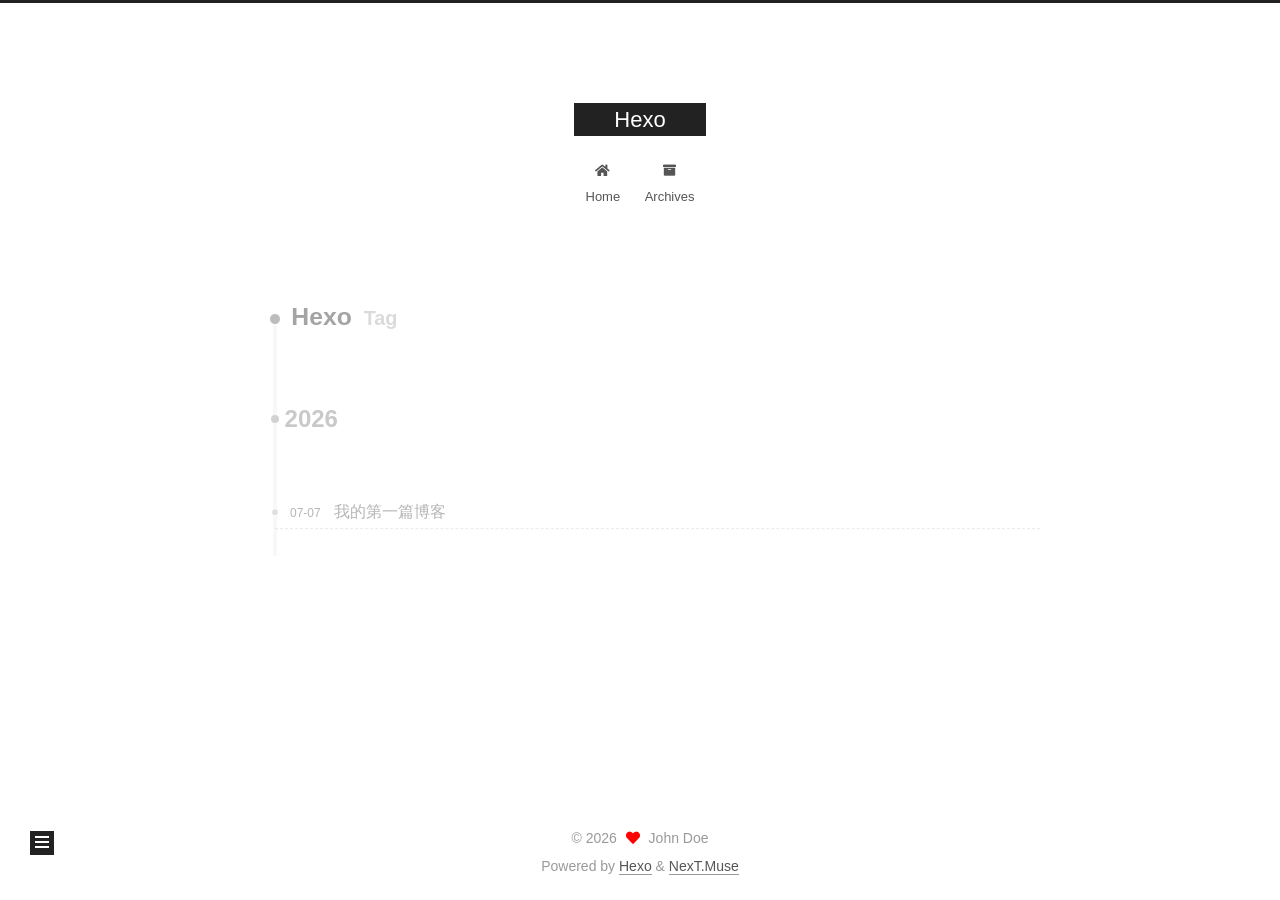
<file: tags/Hexo/index.html>
<!DOCTYPE html>
<html lang="en">
<head>
  <meta charset="UTF-8">
<meta name="viewport" content="width=device-width, initial-scale=1, maximum-scale=2">
<meta name="theme-color" content="#222">
<meta name="generator" content="Hexo 8.1.2">
  <link rel="apple-touch-icon" sizes="180x180" href="/images/apple-touch-icon-next.png">
  <link rel="icon" type="image/png" sizes="32x32" href="/images/favicon-32x32-next.png">
  <link rel="icon" type="image/png" sizes="16x16" href="/images/favicon-16x16-next.png">
  <link rel="mask-icon" href="/images/logo.svg" color="#222">

<link rel="stylesheet" href="/css/main.css">


<link rel="stylesheet" href="/lib/font-awesome/css/all.min.css">

<script id="hexo-configurations">
    var NexT = window.NexT || {};
    var CONFIG = {"hostname":"hezioa.github.io","root":"/","scheme":"Muse","version":"7.8.0","exturl":false,"sidebar":{"position":"left","display":"post","padding":18,"offset":12,"onmobile":false},"copycode":{"enable":false,"show_result":false,"style":null},"back2top":{"enable":true,"sidebar":false,"scrollpercent":false},"bookmark":{"enable":false,"color":"#222","save":"auto"},"fancybox":false,"mediumzoom":false,"lazyload":false,"pangu":false,"comments":{"style":"tabs","active":null,"storage":true,"lazyload":false,"nav":null},"algolia":{"hits":{"per_page":10},"labels":{"input_placeholder":"Search for Posts","hits_empty":"We didn't find any results for the search: ${query}","hits_stats":"${hits} results found in ${time} ms"}},"localsearch":{"enable":false,"trigger":"auto","top_n_per_article":1,"unescape":false,"preload":false},"motion":{"enable":true,"async":false,"transition":{"post_block":"fadeIn","post_header":"slideDownIn","post_body":"slideDownIn","coll_header":"slideLeftIn","sidebar":"slideUpIn"}}};
  </script>

  <meta property="og:type" content="website">
<meta property="og:title" content="Hexo">
<meta property="og:url" content="https://hezioa.github.io/tags/Hexo/index.html">
<meta property="og:site_name" content="Hexo">
<meta property="og:locale" content="en_US">
<meta property="article:author" content="John Doe">
<meta name="twitter:card" content="summary">

<link rel="canonical" href="https://hezioa.github.io/tags/Hexo/">


<script id="page-configurations">
  // https://hexo.io/docs/variables.html
  CONFIG.page = {
    sidebar: "",
    isHome : false,
    isPost : false,
    lang   : 'en'
  };
</script>

  <title>Tag: Hexo | Hexo</title>
  






  <noscript>
  <style>
  .use-motion .brand,
  .use-motion .menu-item,
  .sidebar-inner,
  .use-motion .post-block,
  .use-motion .pagination,
  .use-motion .comments,
  .use-motion .post-header,
  .use-motion .post-body,
  .use-motion .collection-header { opacity: initial; }

  .use-motion .site-title,
  .use-motion .site-subtitle {
    opacity: initial;
    top: initial;
  }

  .use-motion .logo-line-before i { left: initial; }
  .use-motion .logo-line-after i { right: initial; }
  </style>
</noscript>

</head>

<body itemscope itemtype="http://schema.org/WebPage">
  <div class="container use-motion">
    <div class="headband"></div>

    <header class="header" itemscope itemtype="http://schema.org/WPHeader">
      <div class="header-inner"><div class="site-brand-container">
  <div class="site-nav-toggle">
    <div class="toggle" aria-label="Toggle navigation bar">
      <span class="toggle-line toggle-line-first"></span>
      <span class="toggle-line toggle-line-middle"></span>
      <span class="toggle-line toggle-line-last"></span>
    </div>
  </div>

  <div class="site-meta">

    <a href="/" class="brand" rel="start">
      <span class="logo-line-before"><i></i></span>
      <h1 class="site-title">Hexo</h1>
      <span class="logo-line-after"><i></i></span>
    </a>
  </div>

  <div class="site-nav-right">
    <div class="toggle popup-trigger">
    </div>
  </div>
</div>




<nav class="site-nav">
  <ul id="menu" class="main-menu menu">
        <li class="menu-item menu-item-home">

    <a href="/" rel="section"><i class="fa fa-home fa-fw"></i>Home</a>

  </li>
        <li class="menu-item menu-item-archives">

    <a href="/archives/" rel="section"><i class="fa fa-archive fa-fw"></i>Archives</a>

  </li>
  </ul>
</nav>




</div>
    </header>

    
  <div class="back-to-top">
    <i class="fa fa-arrow-up"></i>
    <span>0%</span>
  </div>


    <main class="main">
      <div class="main-inner">
        <div class="content-wrap">
          

          <div class="content tag">
            

  
  
  
  <div class="post-block">
    <div class="posts-collapse">
      <div class="collection-title">
        <h2 class="collection-header">Hexo
          <small>Tag</small>
        </h2>
      </div>

      
    <div class="collection-year">
      <span class="collection-header">2026</span>
    </div>

  <article itemscope itemtype="http://schema.org/Article">
    <header class="post-header">

      <div class="post-meta">
        <time itemprop="dateCreated"
              datetime="2026-07-07T20:00:00+08:00"
              content="2026-07-07">
          07-07
        </time>
      </div>

      <div class="post-title">
          <a class="post-title-link" href="/2026/07/07/%E6%88%91%E7%9A%84%E7%AC%AC%E4%B8%80%E7%AF%87%E5%8D%9A%E5%AE%A2/" itemprop="url">
            <span itemprop="name">我的第一篇博客</span>
          </a>
      </div>

    </header>
  </article>

    </div>
  </div>
  
  
  

  



          </div>
          

<script>
  window.addEventListener('tabs:register', () => {
    let { activeClass } = CONFIG.comments;
    if (CONFIG.comments.storage) {
      activeClass = localStorage.getItem('comments_active') || activeClass;
    }
    if (activeClass) {
      let activeTab = document.querySelector(`a[href="#comment-${activeClass}"]`);
      if (activeTab) {
        activeTab.click();
      }
    }
  });
  if (CONFIG.comments.storage) {
    window.addEventListener('tabs:click', event => {
      if (!event.target.matches('.tabs-comment .tab-content .tab-pane')) return;
      let commentClass = event.target.classList[1];
      localStorage.setItem('comments_active', commentClass);
    });
  }
</script>

        </div>
          
  
  <div class="toggle sidebar-toggle">
    <span class="toggle-line toggle-line-first"></span>
    <span class="toggle-line toggle-line-middle"></span>
    <span class="toggle-line toggle-line-last"></span>
  </div>

  <aside class="sidebar">
    <div class="sidebar-inner">

      <ul class="sidebar-nav motion-element">
        <li class="sidebar-nav-toc">
          Table of Contents
        </li>
        <li class="sidebar-nav-overview">
          Overview
        </li>
      </ul>

      <!--noindex-->
      <div class="post-toc-wrap sidebar-panel">
      </div>
      <!--/noindex-->

      <div class="site-overview-wrap sidebar-panel">
        <div class="site-author motion-element" itemprop="author" itemscope itemtype="http://schema.org/Person">
  <p class="site-author-name" itemprop="name">John Doe</p>
  <div class="site-description" itemprop="description"></div>
</div>
<div class="site-state-wrap motion-element">
  <nav class="site-state">
      <div class="site-state-item site-state-posts">
          <a href="/archives/">
        
          <span class="site-state-item-count">3</span>
          <span class="site-state-item-name">posts</span>
        </a>
      </div>
      <div class="site-state-item site-state-tags">
        <span class="site-state-item-count">2</span>
        <span class="site-state-item-name">tags</span>
      </div>
  </nav>
</div>



      </div>

    </div>
  </aside>
  <div id="sidebar-dimmer"></div>


      </div>
    </main>

    <footer class="footer">
      <div class="footer-inner">
        

        

<div class="copyright">
  
  &copy; 
  <span itemprop="copyrightYear">2026</span>
  <span class="with-love">
    <i class="fa fa-heart"></i>
  </span>
  <span class="author" itemprop="copyrightHolder">John Doe</span>
</div>
  <div class="powered-by">Powered by <a href="https://hexo.io/" class="theme-link" rel="noopener" target="_blank">Hexo</a> & <a href="https://muse.theme-next.org/" class="theme-link" rel="noopener" target="_blank">NexT.Muse</a>
  </div>

        








      </div>
    </footer>
  </div>

  
  <script src="/lib/anime.min.js"></script>
  <script src="/lib/velocity/velocity.min.js"></script>
  <script src="/lib/velocity/velocity.ui.min.js"></script>

<script src="/js/utils.js"></script>

<script src="/js/motion.js"></script>


<script src="/js/schemes/muse.js"></script>


<script src="/js/next-boot.js"></script>




  















  

  

</body>
</html>
</file>
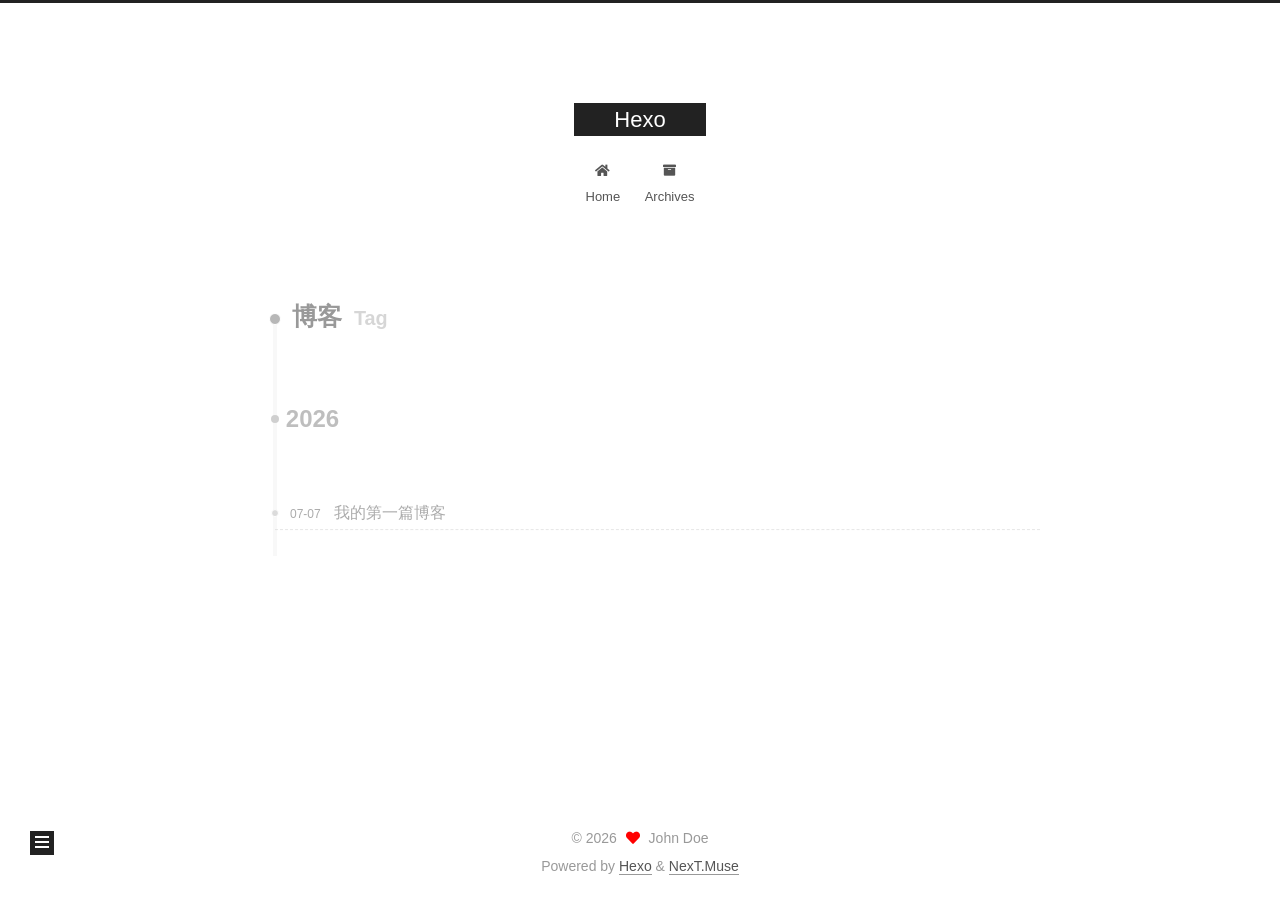
<file: tags/博客/index.html>
<!DOCTYPE html>
<html lang="en">
<head>
  <meta charset="UTF-8">
<meta name="viewport" content="width=device-width, initial-scale=1, maximum-scale=2">
<meta name="theme-color" content="#222">
<meta name="generator" content="Hexo 8.1.2">
  <link rel="apple-touch-icon" sizes="180x180" href="/images/apple-touch-icon-next.png">
  <link rel="icon" type="image/png" sizes="32x32" href="/images/favicon-32x32-next.png">
  <link rel="icon" type="image/png" sizes="16x16" href="/images/favicon-16x16-next.png">
  <link rel="mask-icon" href="/images/logo.svg" color="#222">

<link rel="stylesheet" href="/css/main.css">


<link rel="stylesheet" href="/lib/font-awesome/css/all.min.css">

<script id="hexo-configurations">
    var NexT = window.NexT || {};
    var CONFIG = {"hostname":"hezioa.github.io","root":"/","scheme":"Muse","version":"7.8.0","exturl":false,"sidebar":{"position":"left","display":"post","padding":18,"offset":12,"onmobile":false},"copycode":{"enable":false,"show_result":false,"style":null},"back2top":{"enable":true,"sidebar":false,"scrollpercent":false},"bookmark":{"enable":false,"color":"#222","save":"auto"},"fancybox":false,"mediumzoom":false,"lazyload":false,"pangu":false,"comments":{"style":"tabs","active":null,"storage":true,"lazyload":false,"nav":null},"algolia":{"hits":{"per_page":10},"labels":{"input_placeholder":"Search for Posts","hits_empty":"We didn't find any results for the search: ${query}","hits_stats":"${hits} results found in ${time} ms"}},"localsearch":{"enable":false,"trigger":"auto","top_n_per_article":1,"unescape":false,"preload":false},"motion":{"enable":true,"async":false,"transition":{"post_block":"fadeIn","post_header":"slideDownIn","post_body":"slideDownIn","coll_header":"slideLeftIn","sidebar":"slideUpIn"}}};
  </script>

  <meta property="og:type" content="website">
<meta property="og:title" content="Hexo">
<meta property="og:url" content="https://hezioa.github.io/tags/%E5%8D%9A%E5%AE%A2/index.html">
<meta property="og:site_name" content="Hexo">
<meta property="og:locale" content="en_US">
<meta property="article:author" content="John Doe">
<meta name="twitter:card" content="summary">

<link rel="canonical" href="https://hezioa.github.io/tags/%E5%8D%9A%E5%AE%A2/">


<script id="page-configurations">
  // https://hexo.io/docs/variables.html
  CONFIG.page = {
    sidebar: "",
    isHome : false,
    isPost : false,
    lang   : 'en'
  };
</script>

  <title>Tag: 博客 | Hexo</title>
  






  <noscript>
  <style>
  .use-motion .brand,
  .use-motion .menu-item,
  .sidebar-inner,
  .use-motion .post-block,
  .use-motion .pagination,
  .use-motion .comments,
  .use-motion .post-header,
  .use-motion .post-body,
  .use-motion .collection-header { opacity: initial; }

  .use-motion .site-title,
  .use-motion .site-subtitle {
    opacity: initial;
    top: initial;
  }

  .use-motion .logo-line-before i { left: initial; }
  .use-motion .logo-line-after i { right: initial; }
  </style>
</noscript>

</head>

<body itemscope itemtype="http://schema.org/WebPage">
  <div class="container use-motion">
    <div class="headband"></div>

    <header class="header" itemscope itemtype="http://schema.org/WPHeader">
      <div class="header-inner"><div class="site-brand-container">
  <div class="site-nav-toggle">
    <div class="toggle" aria-label="Toggle navigation bar">
      <span class="toggle-line toggle-line-first"></span>
      <span class="toggle-line toggle-line-middle"></span>
      <span class="toggle-line toggle-line-last"></span>
    </div>
  </div>

  <div class="site-meta">

    <a href="/" class="brand" rel="start">
      <span class="logo-line-before"><i></i></span>
      <h1 class="site-title">Hexo</h1>
      <span class="logo-line-after"><i></i></span>
    </a>
  </div>

  <div class="site-nav-right">
    <div class="toggle popup-trigger">
    </div>
  </div>
</div>




<nav class="site-nav">
  <ul id="menu" class="main-menu menu">
        <li class="menu-item menu-item-home">

    <a href="/" rel="section"><i class="fa fa-home fa-fw"></i>Home</a>

  </li>
        <li class="menu-item menu-item-archives">

    <a href="/archives/" rel="section"><i class="fa fa-archive fa-fw"></i>Archives</a>

  </li>
  </ul>
</nav>




</div>
    </header>

    
  <div class="back-to-top">
    <i class="fa fa-arrow-up"></i>
    <span>0%</span>
  </div>


    <main class="main">
      <div class="main-inner">
        <div class="content-wrap">
          

          <div class="content tag">
            

  
  
  
  <div class="post-block">
    <div class="posts-collapse">
      <div class="collection-title">
        <h2 class="collection-header">博客
          <small>Tag</small>
        </h2>
      </div>

      
    <div class="collection-year">
      <span class="collection-header">2026</span>
    </div>

  <article itemscope itemtype="http://schema.org/Article">
    <header class="post-header">

      <div class="post-meta">
        <time itemprop="dateCreated"
              datetime="2026-07-07T20:00:00+08:00"
              content="2026-07-07">
          07-07
        </time>
      </div>

      <div class="post-title">
          <a class="post-title-link" href="/2026/07/07/%E6%88%91%E7%9A%84%E7%AC%AC%E4%B8%80%E7%AF%87%E5%8D%9A%E5%AE%A2/" itemprop="url">
            <span itemprop="name">我的第一篇博客</span>
          </a>
      </div>

    </header>
  </article>

    </div>
  </div>
  
  
  

  



          </div>
          

<script>
  window.addEventListener('tabs:register', () => {
    let { activeClass } = CONFIG.comments;
    if (CONFIG.comments.storage) {
      activeClass = localStorage.getItem('comments_active') || activeClass;
    }
    if (activeClass) {
      let activeTab = document.querySelector(`a[href="#comment-${activeClass}"]`);
      if (activeTab) {
        activeTab.click();
      }
    }
  });
  if (CONFIG.comments.storage) {
    window.addEventListener('tabs:click', event => {
      if (!event.target.matches('.tabs-comment .tab-content .tab-pane')) return;
      let commentClass = event.target.classList[1];
      localStorage.setItem('comments_active', commentClass);
    });
  }
</script>

        </div>
          
  
  <div class="toggle sidebar-toggle">
    <span class="toggle-line toggle-line-first"></span>
    <span class="toggle-line toggle-line-middle"></span>
    <span class="toggle-line toggle-line-last"></span>
  </div>

  <aside class="sidebar">
    <div class="sidebar-inner">

      <ul class="sidebar-nav motion-element">
        <li class="sidebar-nav-toc">
          Table of Contents
        </li>
        <li class="sidebar-nav-overview">
          Overview
        </li>
      </ul>

      <!--noindex-->
      <div class="post-toc-wrap sidebar-panel">
      </div>
      <!--/noindex-->

      <div class="site-overview-wrap sidebar-panel">
        <div class="site-author motion-element" itemprop="author" itemscope itemtype="http://schema.org/Person">
  <p class="site-author-name" itemprop="name">John Doe</p>
  <div class="site-description" itemprop="description"></div>
</div>
<div class="site-state-wrap motion-element">
  <nav class="site-state">
      <div class="site-state-item site-state-posts">
          <a href="/archives/">
        
          <span class="site-state-item-count">3</span>
          <span class="site-state-item-name">posts</span>
        </a>
      </div>
      <div class="site-state-item site-state-tags">
        <span class="site-state-item-count">2</span>
        <span class="site-state-item-name">tags</span>
      </div>
  </nav>
</div>



      </div>

    </div>
  </aside>
  <div id="sidebar-dimmer"></div>


      </div>
    </main>

    <footer class="footer">
      <div class="footer-inner">
        

        

<div class="copyright">
  
  &copy; 
  <span itemprop="copyrightYear">2026</span>
  <span class="with-love">
    <i class="fa fa-heart"></i>
  </span>
  <span class="author" itemprop="copyrightHolder">John Doe</span>
</div>
  <div class="powered-by">Powered by <a href="https://hexo.io/" class="theme-link" rel="noopener" target="_blank">Hexo</a> & <a href="https://muse.theme-next.org/" class="theme-link" rel="noopener" target="_blank">NexT.Muse</a>
  </div>

        








      </div>
    </footer>
  </div>

  
  <script src="/lib/anime.min.js"></script>
  <script src="/lib/velocity/velocity.min.js"></script>
  <script src="/lib/velocity/velocity.ui.min.js"></script>

<script src="/js/utils.js"></script>

<script src="/js/motion.js"></script>


<script src="/js/schemes/muse.js"></script>


<script src="/js/next-boot.js"></script>




  















  

  

</body>
</html>
</file>
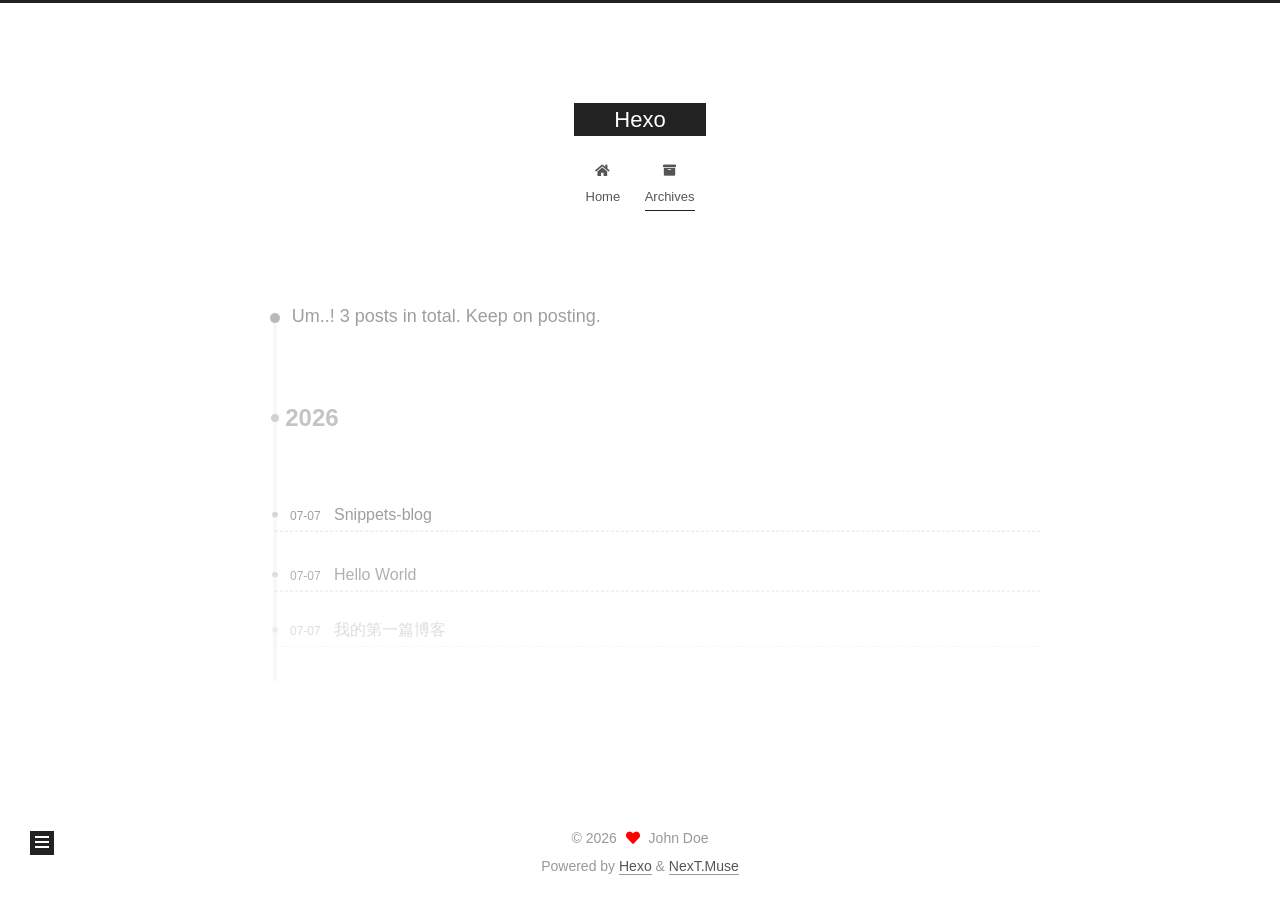
<file: archives/2026/07/index.html>
<!DOCTYPE html>
<html lang="en">
<head>
  <meta charset="UTF-8">
<meta name="viewport" content="width=device-width, initial-scale=1, maximum-scale=2">
<meta name="theme-color" content="#222">
<meta name="generator" content="Hexo 8.1.2">
  <link rel="apple-touch-icon" sizes="180x180" href="/images/apple-touch-icon-next.png">
  <link rel="icon" type="image/png" sizes="32x32" href="/images/favicon-32x32-next.png">
  <link rel="icon" type="image/png" sizes="16x16" href="/images/favicon-16x16-next.png">
  <link rel="mask-icon" href="/images/logo.svg" color="#222">

<link rel="stylesheet" href="/css/main.css">


<link rel="stylesheet" href="/lib/font-awesome/css/all.min.css">

<script id="hexo-configurations">
    var NexT = window.NexT || {};
    var CONFIG = {"hostname":"hezioa.github.io","root":"/","scheme":"Muse","version":"7.8.0","exturl":false,"sidebar":{"position":"left","display":"post","padding":18,"offset":12,"onmobile":false},"copycode":{"enable":false,"show_result":false,"style":null},"back2top":{"enable":true,"sidebar":false,"scrollpercent":false},"bookmark":{"enable":false,"color":"#222","save":"auto"},"fancybox":false,"mediumzoom":false,"lazyload":false,"pangu":false,"comments":{"style":"tabs","active":null,"storage":true,"lazyload":false,"nav":null},"algolia":{"hits":{"per_page":10},"labels":{"input_placeholder":"Search for Posts","hits_empty":"We didn't find any results for the search: ${query}","hits_stats":"${hits} results found in ${time} ms"}},"localsearch":{"enable":false,"trigger":"auto","top_n_per_article":1,"unescape":false,"preload":false},"motion":{"enable":true,"async":false,"transition":{"post_block":"fadeIn","post_header":"slideDownIn","post_body":"slideDownIn","coll_header":"slideLeftIn","sidebar":"slideUpIn"}}};
  </script>

  <meta property="og:type" content="website">
<meta property="og:title" content="Hexo">
<meta property="og:url" content="https://hezioa.github.io/archives/2026/07/index.html">
<meta property="og:site_name" content="Hexo">
<meta property="og:locale" content="en_US">
<meta property="article:author" content="John Doe">
<meta name="twitter:card" content="summary">

<link rel="canonical" href="https://hezioa.github.io/archives/2026/07/">


<script id="page-configurations">
  // https://hexo.io/docs/variables.html
  CONFIG.page = {
    sidebar: "",
    isHome : false,
    isPost : false,
    lang   : 'en'
  };
</script>

  <title>Archive | Hexo</title>
  






  <noscript>
  <style>
  .use-motion .brand,
  .use-motion .menu-item,
  .sidebar-inner,
  .use-motion .post-block,
  .use-motion .pagination,
  .use-motion .comments,
  .use-motion .post-header,
  .use-motion .post-body,
  .use-motion .collection-header { opacity: initial; }

  .use-motion .site-title,
  .use-motion .site-subtitle {
    opacity: initial;
    top: initial;
  }

  .use-motion .logo-line-before i { left: initial; }
  .use-motion .logo-line-after i { right: initial; }
  </style>
</noscript>

</head>

<body itemscope itemtype="http://schema.org/WebPage">
  <div class="container use-motion">
    <div class="headband"></div>

    <header class="header" itemscope itemtype="http://schema.org/WPHeader">
      <div class="header-inner"><div class="site-brand-container">
  <div class="site-nav-toggle">
    <div class="toggle" aria-label="Toggle navigation bar">
      <span class="toggle-line toggle-line-first"></span>
      <span class="toggle-line toggle-line-middle"></span>
      <span class="toggle-line toggle-line-last"></span>
    </div>
  </div>

  <div class="site-meta">

    <a href="/" class="brand" rel="start">
      <span class="logo-line-before"><i></i></span>
      <h1 class="site-title">Hexo</h1>
      <span class="logo-line-after"><i></i></span>
    </a>
  </div>

  <div class="site-nav-right">
    <div class="toggle popup-trigger">
    </div>
  </div>
</div>




<nav class="site-nav">
  <ul id="menu" class="main-menu menu">
        <li class="menu-item menu-item-home">

    <a href="/" rel="section"><i class="fa fa-home fa-fw"></i>Home</a>

  </li>
        <li class="menu-item menu-item-archives">

    <a href="/archives/" rel="section"><i class="fa fa-archive fa-fw"></i>Archives</a>

  </li>
  </ul>
</nav>




</div>
    </header>

    
  <div class="back-to-top">
    <i class="fa fa-arrow-up"></i>
    <span>0%</span>
  </div>


    <main class="main">
      <div class="main-inner">
        <div class="content-wrap">
          

          <div class="content archive">
            

  
  
  
  <div class="post-block">
    <div class="posts-collapse">
      <div class="collection-title">
        <span class="collection-header">Um..! 3 posts in total. Keep on posting.</span>
      </div>

      
    <div class="collection-year">
      <span class="collection-header">2026</span>
    </div>

  <article itemscope itemtype="http://schema.org/Article">
    <header class="post-header">

      <div class="post-meta">
        <time itemprop="dateCreated"
              datetime="2026-07-07T23:20:25+08:00"
              content="2026-07-07">
          07-07
        </time>
      </div>

      <div class="post-title">
          <a class="post-title-link" href="/2026/07/07/Snippets-blog/" itemprop="url">
            <span itemprop="name">Snippets-blog</span>
          </a>
      </div>

    </header>
  </article>

  <article itemscope itemtype="http://schema.org/Article">
    <header class="post-header">

      <div class="post-meta">
        <time itemprop="dateCreated"
              datetime="2026-07-07T22:50:55+08:00"
              content="2026-07-07">
          07-07
        </time>
      </div>

      <div class="post-title">
          <a class="post-title-link" href="/2026/07/07/hello-world/" itemprop="url">
            <span itemprop="name">Hello World</span>
          </a>
      </div>

    </header>
  </article>

  <article itemscope itemtype="http://schema.org/Article">
    <header class="post-header">

      <div class="post-meta">
        <time itemprop="dateCreated"
              datetime="2026-07-07T20:00:00+08:00"
              content="2026-07-07">
          07-07
        </time>
      </div>

      <div class="post-title">
          <a class="post-title-link" href="/2026/07/07/%E6%88%91%E7%9A%84%E7%AC%AC%E4%B8%80%E7%AF%87%E5%8D%9A%E5%AE%A2/" itemprop="url">
            <span itemprop="name">我的第一篇博客</span>
          </a>
      </div>

    </header>
  </article>


    </div>
  </div>
  
  
  

  



          </div>
          

<script>
  window.addEventListener('tabs:register', () => {
    let { activeClass } = CONFIG.comments;
    if (CONFIG.comments.storage) {
      activeClass = localStorage.getItem('comments_active') || activeClass;
    }
    if (activeClass) {
      let activeTab = document.querySelector(`a[href="#comment-${activeClass}"]`);
      if (activeTab) {
        activeTab.click();
      }
    }
  });
  if (CONFIG.comments.storage) {
    window.addEventListener('tabs:click', event => {
      if (!event.target.matches('.tabs-comment .tab-content .tab-pane')) return;
      let commentClass = event.target.classList[1];
      localStorage.setItem('comments_active', commentClass);
    });
  }
</script>

        </div>
          
  
  <div class="toggle sidebar-toggle">
    <span class="toggle-line toggle-line-first"></span>
    <span class="toggle-line toggle-line-middle"></span>
    <span class="toggle-line toggle-line-last"></span>
  </div>

  <aside class="sidebar">
    <div class="sidebar-inner">

      <ul class="sidebar-nav motion-element">
        <li class="sidebar-nav-toc">
          Table of Contents
        </li>
        <li class="sidebar-nav-overview">
          Overview
        </li>
      </ul>

      <!--noindex-->
      <div class="post-toc-wrap sidebar-panel">
      </div>
      <!--/noindex-->

      <div class="site-overview-wrap sidebar-panel">
        <div class="site-author motion-element" itemprop="author" itemscope itemtype="http://schema.org/Person">
  <p class="site-author-name" itemprop="name">John Doe</p>
  <div class="site-description" itemprop="description"></div>
</div>
<div class="site-state-wrap motion-element">
  <nav class="site-state">
      <div class="site-state-item site-state-posts">
          <a href="/archives/">
        
          <span class="site-state-item-count">3</span>
          <span class="site-state-item-name">posts</span>
        </a>
      </div>
      <div class="site-state-item site-state-tags">
        <span class="site-state-item-count">2</span>
        <span class="site-state-item-name">tags</span>
      </div>
  </nav>
</div>



      </div>

    </div>
  </aside>
  <div id="sidebar-dimmer"></div>


      </div>
    </main>

    <footer class="footer">
      <div class="footer-inner">
        

        

<div class="copyright">
  
  &copy; 
  <span itemprop="copyrightYear">2026</span>
  <span class="with-love">
    <i class="fa fa-heart"></i>
  </span>
  <span class="author" itemprop="copyrightHolder">John Doe</span>
</div>
  <div class="powered-by">Powered by <a href="https://hexo.io/" class="theme-link" rel="noopener" target="_blank">Hexo</a> & <a href="https://muse.theme-next.org/" class="theme-link" rel="noopener" target="_blank">NexT.Muse</a>
  </div>

        








      </div>
    </footer>
  </div>

  
  <script src="/lib/anime.min.js"></script>
  <script src="/lib/velocity/velocity.min.js"></script>
  <script src="/lib/velocity/velocity.ui.min.js"></script>

<script src="/js/utils.js"></script>

<script src="/js/motion.js"></script>


<script src="/js/schemes/muse.js"></script>


<script src="/js/next-boot.js"></script>




  















  

  

</body>
</html>
</file>
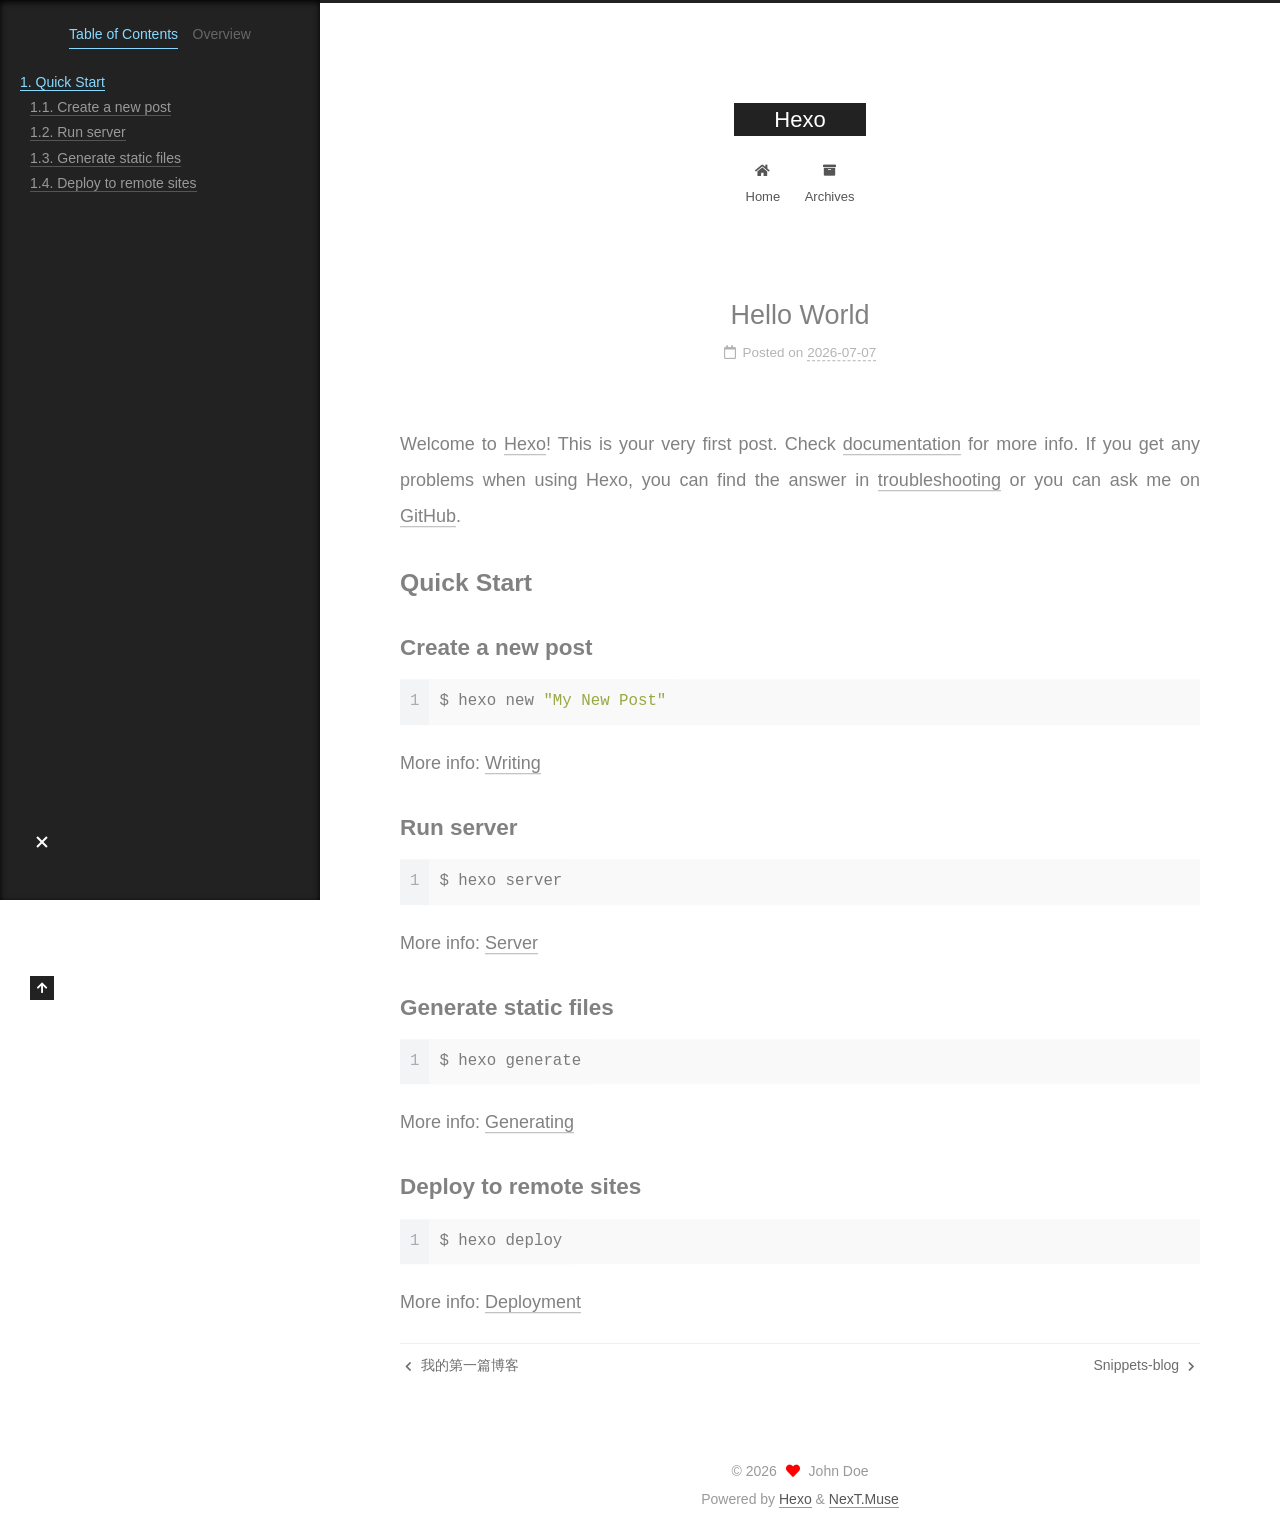
<file: 2026/07/07/hello-world/index.html>
<!DOCTYPE html>
<html lang="en">
<head>
  <meta charset="UTF-8">
<meta name="viewport" content="width=device-width, initial-scale=1, maximum-scale=2">
<meta name="theme-color" content="#222">
<meta name="generator" content="Hexo 8.1.2">
  <link rel="apple-touch-icon" sizes="180x180" href="/images/apple-touch-icon-next.png">
  <link rel="icon" type="image/png" sizes="32x32" href="/images/favicon-32x32-next.png">
  <link rel="icon" type="image/png" sizes="16x16" href="/images/favicon-16x16-next.png">
  <link rel="mask-icon" href="/images/logo.svg" color="#222">

<link rel="stylesheet" href="/css/main.css">


<link rel="stylesheet" href="/lib/font-awesome/css/all.min.css">

<script id="hexo-configurations">
    var NexT = window.NexT || {};
    var CONFIG = {"hostname":"hezioa.github.io","root":"/","scheme":"Muse","version":"7.8.0","exturl":false,"sidebar":{"position":"left","display":"post","padding":18,"offset":12,"onmobile":false},"copycode":{"enable":false,"show_result":false,"style":null},"back2top":{"enable":true,"sidebar":false,"scrollpercent":false},"bookmark":{"enable":false,"color":"#222","save":"auto"},"fancybox":false,"mediumzoom":false,"lazyload":false,"pangu":false,"comments":{"style":"tabs","active":null,"storage":true,"lazyload":false,"nav":null},"algolia":{"hits":{"per_page":10},"labels":{"input_placeholder":"Search for Posts","hits_empty":"We didn't find any results for the search: ${query}","hits_stats":"${hits} results found in ${time} ms"}},"localsearch":{"enable":false,"trigger":"auto","top_n_per_article":1,"unescape":false,"preload":false},"motion":{"enable":true,"async":false,"transition":{"post_block":"fadeIn","post_header":"slideDownIn","post_body":"slideDownIn","coll_header":"slideLeftIn","sidebar":"slideUpIn"}}};
  </script>

  <meta name="description" content="Welcome to Hexo! This is your very first post. Check documentation for more info. If you get any problems when using Hexo, you can find the answer in troubleshooting or you can ask me on GitHub. Quick">
<meta property="og:type" content="article">
<meta property="og:title" content="Hello World">
<meta property="og:url" content="https://hezioa.github.io/2026/07/07/hello-world/index.html">
<meta property="og:site_name" content="Hexo">
<meta property="og:description" content="Welcome to Hexo! This is your very first post. Check documentation for more info. If you get any problems when using Hexo, you can find the answer in troubleshooting or you can ask me on GitHub. Quick">
<meta property="og:locale" content="en_US">
<meta property="article:published_time" content="2026-07-07T14:50:55.128Z">
<meta property="article:modified_time" content="2026-07-07T14:50:55.128Z">
<meta property="article:author" content="John Doe">
<meta name="twitter:card" content="summary">

<link rel="canonical" href="https://hezioa.github.io/2026/07/07/hello-world/">


<script id="page-configurations">
  // https://hexo.io/docs/variables.html
  CONFIG.page = {
    sidebar: "",
    isHome : false,
    isPost : true,
    lang   : 'en'
  };
</script>

  <title>Hello World | Hexo</title>
  






  <noscript>
  <style>
  .use-motion .brand,
  .use-motion .menu-item,
  .sidebar-inner,
  .use-motion .post-block,
  .use-motion .pagination,
  .use-motion .comments,
  .use-motion .post-header,
  .use-motion .post-body,
  .use-motion .collection-header { opacity: initial; }

  .use-motion .site-title,
  .use-motion .site-subtitle {
    opacity: initial;
    top: initial;
  }

  .use-motion .logo-line-before i { left: initial; }
  .use-motion .logo-line-after i { right: initial; }
  </style>
</noscript>

</head>

<body itemscope itemtype="http://schema.org/WebPage">
  <div class="container use-motion">
    <div class="headband"></div>

    <header class="header" itemscope itemtype="http://schema.org/WPHeader">
      <div class="header-inner"><div class="site-brand-container">
  <div class="site-nav-toggle">
    <div class="toggle" aria-label="Toggle navigation bar">
      <span class="toggle-line toggle-line-first"></span>
      <span class="toggle-line toggle-line-middle"></span>
      <span class="toggle-line toggle-line-last"></span>
    </div>
  </div>

  <div class="site-meta">

    <a href="/" class="brand" rel="start">
      <span class="logo-line-before"><i></i></span>
      <h1 class="site-title">Hexo</h1>
      <span class="logo-line-after"><i></i></span>
    </a>
  </div>

  <div class="site-nav-right">
    <div class="toggle popup-trigger">
    </div>
  </div>
</div>




<nav class="site-nav">
  <ul id="menu" class="main-menu menu">
        <li class="menu-item menu-item-home">

    <a href="/" rel="section"><i class="fa fa-home fa-fw"></i>Home</a>

  </li>
        <li class="menu-item menu-item-archives">

    <a href="/archives/" rel="section"><i class="fa fa-archive fa-fw"></i>Archives</a>

  </li>
  </ul>
</nav>




</div>
    </header>

    
  <div class="back-to-top">
    <i class="fa fa-arrow-up"></i>
    <span>0%</span>
  </div>


    <main class="main">
      <div class="main-inner">
        <div class="content-wrap">
          

          <div class="content post posts-expand">
            

    
  
  
  <article itemscope itemtype="http://schema.org/Article" class="post-block" lang="en">
    <link itemprop="mainEntityOfPage" href="https://hezioa.github.io/2026/07/07/hello-world/">

    <span hidden itemprop="author" itemscope itemtype="http://schema.org/Person">
      <meta itemprop="image" content="/images/avatar.gif">
      <meta itemprop="name" content="John Doe">
      <meta itemprop="description" content="">
    </span>

    <span hidden itemprop="publisher" itemscope itemtype="http://schema.org/Organization">
      <meta itemprop="name" content="Hexo">
    </span>
      <header class="post-header">
        <h1 class="post-title" itemprop="name headline">
          Hello World
        </h1>

        <div class="post-meta">
            <span class="post-meta-item">
              <span class="post-meta-item-icon">
                <i class="far fa-calendar"></i>
              </span>
              <span class="post-meta-item-text">Posted on</span>

              <time title="Created: 2026-07-07 22:50:55" itemprop="dateCreated datePublished" datetime="2026-07-07T22:50:55+08:00">2026-07-07</time>
            </span>

          

        </div>
      </header>

    
    
    
    <div class="post-body" itemprop="articleBody">

      
        <p>Welcome to <a target="_blank" rel="noopener" href="https://hexo.io/">Hexo</a>! This is your very first post. Check <a target="_blank" rel="noopener" href="https://hexo.io/docs/">documentation</a> for more info. If you get any problems when using Hexo, you can find the answer in <a target="_blank" rel="noopener" href="https://hexo.io/docs/troubleshooting.html">troubleshooting</a> or you can ask me on <a target="_blank" rel="noopener" href="https://github.com/hexojs/hexo/issues">GitHub</a>.</p>
<h2 id="Quick-Start"><a href="#Quick-Start" class="headerlink" title="Quick Start"></a>Quick Start</h2><h3 id="Create-a-new-post"><a href="#Create-a-new-post" class="headerlink" title="Create a new post"></a>Create a new post</h3><figure class="highlight bash"><table><tr><td class="gutter"><pre><span class="line">1</span><br></pre></td><td class="code"><pre><span class="line">$ hexo new <span class="string">&quot;My New Post&quot;</span></span><br></pre></td></tr></table></figure>

<p>More info: <a target="_blank" rel="noopener" href="https://hexo.io/docs/writing.html">Writing</a></p>
<h3 id="Run-server"><a href="#Run-server" class="headerlink" title="Run server"></a>Run server</h3><figure class="highlight bash"><table><tr><td class="gutter"><pre><span class="line">1</span><br></pre></td><td class="code"><pre><span class="line">$ hexo server</span><br></pre></td></tr></table></figure>

<p>More info: <a target="_blank" rel="noopener" href="https://hexo.io/docs/server.html">Server</a></p>
<h3 id="Generate-static-files"><a href="#Generate-static-files" class="headerlink" title="Generate static files"></a>Generate static files</h3><figure class="highlight bash"><table><tr><td class="gutter"><pre><span class="line">1</span><br></pre></td><td class="code"><pre><span class="line">$ hexo generate</span><br></pre></td></tr></table></figure>

<p>More info: <a target="_blank" rel="noopener" href="https://hexo.io/docs/generating.html">Generating</a></p>
<h3 id="Deploy-to-remote-sites"><a href="#Deploy-to-remote-sites" class="headerlink" title="Deploy to remote sites"></a>Deploy to remote sites</h3><figure class="highlight bash"><table><tr><td class="gutter"><pre><span class="line">1</span><br></pre></td><td class="code"><pre><span class="line">$ hexo deploy</span><br></pre></td></tr></table></figure>

<p>More info: <a target="_blank" rel="noopener" href="https://hexo.io/docs/one-command-deployment.html">Deployment</a></p>

    </div>

    
    
    

      <footer class="post-footer">

        


        
    <div class="post-nav">
      <div class="post-nav-item">
    <a href="/2026/07/07/%E6%88%91%E7%9A%84%E7%AC%AC%E4%B8%80%E7%AF%87%E5%8D%9A%E5%AE%A2/" rel="prev" title="我的第一篇博客">
      <i class="fa fa-chevron-left"></i> 我的第一篇博客
    </a></div>
      <div class="post-nav-item">
    <a href="/2026/07/07/Snippets-blog/" rel="next" title="Snippets-blog">
      Snippets-blog <i class="fa fa-chevron-right"></i>
    </a></div>
    </div>
      </footer>
    
  </article>
  
  
  



          </div>
          

<script>
  window.addEventListener('tabs:register', () => {
    let { activeClass } = CONFIG.comments;
    if (CONFIG.comments.storage) {
      activeClass = localStorage.getItem('comments_active') || activeClass;
    }
    if (activeClass) {
      let activeTab = document.querySelector(`a[href="#comment-${activeClass}"]`);
      if (activeTab) {
        activeTab.click();
      }
    }
  });
  if (CONFIG.comments.storage) {
    window.addEventListener('tabs:click', event => {
      if (!event.target.matches('.tabs-comment .tab-content .tab-pane')) return;
      let commentClass = event.target.classList[1];
      localStorage.setItem('comments_active', commentClass);
    });
  }
</script>

        </div>
          
  
  <div class="toggle sidebar-toggle">
    <span class="toggle-line toggle-line-first"></span>
    <span class="toggle-line toggle-line-middle"></span>
    <span class="toggle-line toggle-line-last"></span>
  </div>

  <aside class="sidebar">
    <div class="sidebar-inner">

      <ul class="sidebar-nav motion-element">
        <li class="sidebar-nav-toc">
          Table of Contents
        </li>
        <li class="sidebar-nav-overview">
          Overview
        </li>
      </ul>

      <!--noindex-->
      <div class="post-toc-wrap sidebar-panel">
          <div class="post-toc motion-element"><ol class="nav"><li class="nav-item nav-level-2"><a class="nav-link" href="#Quick-Start"><span class="nav-number">1.</span> <span class="nav-text">Quick Start</span></a><ol class="nav-child"><li class="nav-item nav-level-3"><a class="nav-link" href="#Create-a-new-post"><span class="nav-number">1.1.</span> <span class="nav-text">Create a new post</span></a></li><li class="nav-item nav-level-3"><a class="nav-link" href="#Run-server"><span class="nav-number">1.2.</span> <span class="nav-text">Run server</span></a></li><li class="nav-item nav-level-3"><a class="nav-link" href="#Generate-static-files"><span class="nav-number">1.3.</span> <span class="nav-text">Generate static files</span></a></li><li class="nav-item nav-level-3"><a class="nav-link" href="#Deploy-to-remote-sites"><span class="nav-number">1.4.</span> <span class="nav-text">Deploy to remote sites</span></a></li></ol></li></ol></div>
      </div>
      <!--/noindex-->

      <div class="site-overview-wrap sidebar-panel">
        <div class="site-author motion-element" itemprop="author" itemscope itemtype="http://schema.org/Person">
  <p class="site-author-name" itemprop="name">John Doe</p>
  <div class="site-description" itemprop="description"></div>
</div>
<div class="site-state-wrap motion-element">
  <nav class="site-state">
      <div class="site-state-item site-state-posts">
          <a href="/archives/">
        
          <span class="site-state-item-count">3</span>
          <span class="site-state-item-name">posts</span>
        </a>
      </div>
      <div class="site-state-item site-state-tags">
        <span class="site-state-item-count">2</span>
        <span class="site-state-item-name">tags</span>
      </div>
  </nav>
</div>



      </div>

    </div>
  </aside>
  <div id="sidebar-dimmer"></div>


      </div>
    </main>

    <footer class="footer">
      <div class="footer-inner">
        

        

<div class="copyright">
  
  &copy; 
  <span itemprop="copyrightYear">2026</span>
  <span class="with-love">
    <i class="fa fa-heart"></i>
  </span>
  <span class="author" itemprop="copyrightHolder">John Doe</span>
</div>
  <div class="powered-by">Powered by <a href="https://hexo.io/" class="theme-link" rel="noopener" target="_blank">Hexo</a> & <a href="https://muse.theme-next.org/" class="theme-link" rel="noopener" target="_blank">NexT.Muse</a>
  </div>

        








      </div>
    </footer>
  </div>

  
  <script src="/lib/anime.min.js"></script>
  <script src="/lib/velocity/velocity.min.js"></script>
  <script src="/lib/velocity/velocity.ui.min.js"></script>

<script src="/js/utils.js"></script>

<script src="/js/motion.js"></script>


<script src="/js/schemes/muse.js"></script>


<script src="/js/next-boot.js"></script>




  















  

  

</body>
</html>
</file>
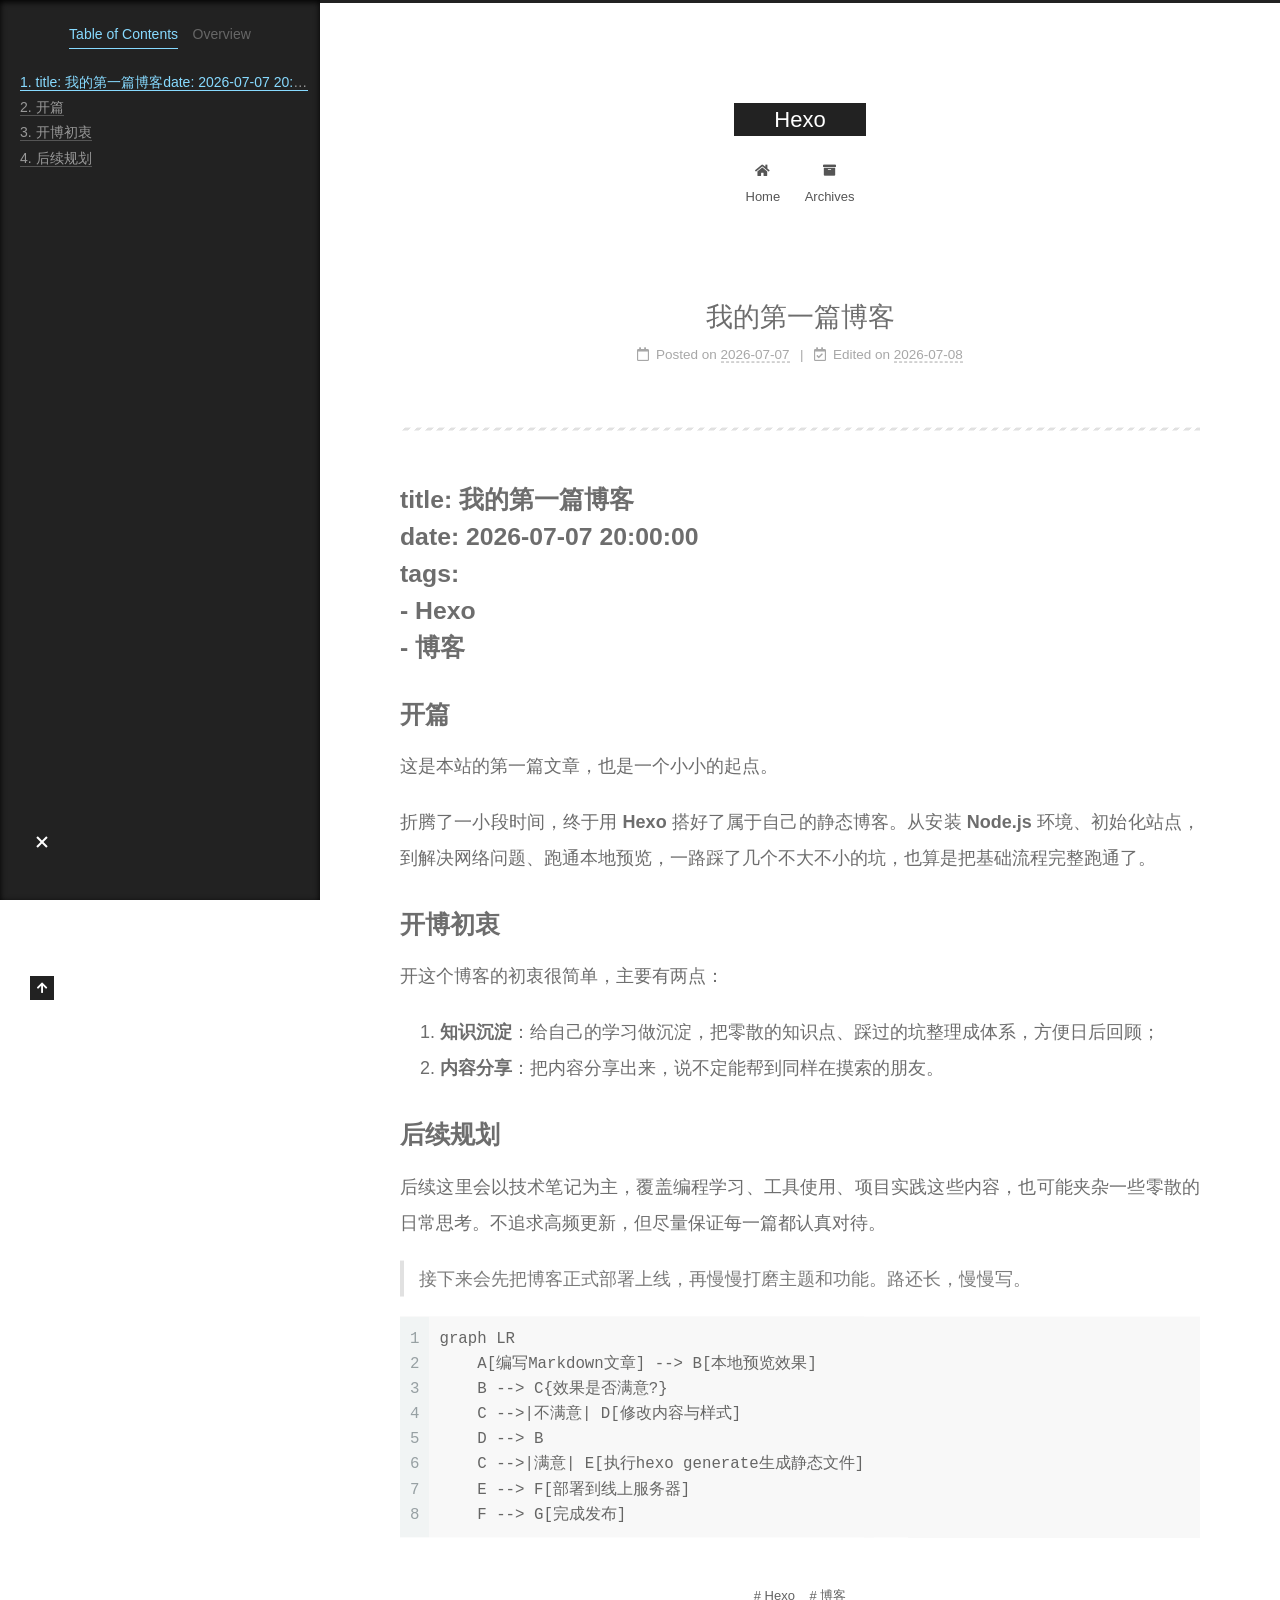
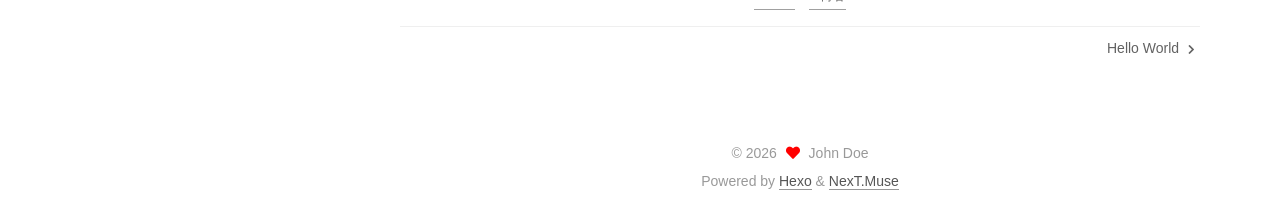
<file: 2026/07/07/我的第一篇博客/index.html>
<!DOCTYPE html>
<html lang="en">
<head>
  <meta charset="UTF-8">
<meta name="viewport" content="width=device-width, initial-scale=1, maximum-scale=2">
<meta name="theme-color" content="#222">
<meta name="generator" content="Hexo 8.1.2">
  <link rel="apple-touch-icon" sizes="180x180" href="/images/apple-touch-icon-next.png">
  <link rel="icon" type="image/png" sizes="32x32" href="/images/favicon-32x32-next.png">
  <link rel="icon" type="image/png" sizes="16x16" href="/images/favicon-16x16-next.png">
  <link rel="mask-icon" href="/images/logo.svg" color="#222">

<link rel="stylesheet" href="/css/main.css">


<link rel="stylesheet" href="/lib/font-awesome/css/all.min.css">

<script id="hexo-configurations">
    var NexT = window.NexT || {};
    var CONFIG = {"hostname":"hezioa.github.io","root":"/","scheme":"Muse","version":"7.8.0","exturl":false,"sidebar":{"position":"left","display":"post","padding":18,"offset":12,"onmobile":false},"copycode":{"enable":false,"show_result":false,"style":null},"back2top":{"enable":true,"sidebar":false,"scrollpercent":false},"bookmark":{"enable":false,"color":"#222","save":"auto"},"fancybox":false,"mediumzoom":false,"lazyload":false,"pangu":false,"comments":{"style":"tabs","active":null,"storage":true,"lazyload":false,"nav":null},"algolia":{"hits":{"per_page":10},"labels":{"input_placeholder":"Search for Posts","hits_empty":"We didn't find any results for the search: ${query}","hits_stats":"${hits} results found in ${time} ms"}},"localsearch":{"enable":false,"trigger":"auto","top_n_per_article":1,"unescape":false,"preload":false},"motion":{"enable":true,"async":false,"transition":{"post_block":"fadeIn","post_header":"slideDownIn","post_body":"slideDownIn","coll_header":"slideLeftIn","sidebar":"slideUpIn"}}};
  </script>

  <meta name="description" content="title: 我的第一篇博客date: 2026-07-07 20:00:00tags:  - Hexo  - 博客开篇这是本站的第一篇文章，也是一个小小的起点。 折腾了一小段时间，终于用 Hexo 搭好了属于自己的静态博客。从安装 Node.js 环境、初始化站点，到解决网络问题、跑通本地预览，一路踩了几个不大不小的坑，也算是把基础流程完整跑通了。 开博初衷开这个博客的初衷很简单，主要有两点：">
<meta property="og:type" content="article">
<meta property="og:title" content="我的第一篇博客">
<meta property="og:url" content="https://hezioa.github.io/2026/07/07/%E6%88%91%E7%9A%84%E7%AC%AC%E4%B8%80%E7%AF%87%E5%8D%9A%E5%AE%A2/index.html">
<meta property="og:site_name" content="Hexo">
<meta property="og:description" content="title: 我的第一篇博客date: 2026-07-07 20:00:00tags:  - Hexo  - 博客开篇这是本站的第一篇文章，也是一个小小的起点。 折腾了一小段时间，终于用 Hexo 搭好了属于自己的静态博客。从安装 Node.js 环境、初始化站点，到解决网络问题、跑通本地预览，一路踩了几个不大不小的坑，也算是把基础流程完整跑通了。 开博初衷开这个博客的初衷很简单，主要有两点：">
<meta property="og:locale" content="en_US">
<meta property="article:published_time" content="2026-07-07T12:00:00.000Z">
<meta property="article:modified_time" content="2026-07-08T06:18:46.999Z">
<meta property="article:author" content="John Doe">
<meta property="article:tag" content="Hexo">
<meta property="article:tag" content="博客">
<meta name="twitter:card" content="summary">

<link rel="canonical" href="https://hezioa.github.io/2026/07/07/%E6%88%91%E7%9A%84%E7%AC%AC%E4%B8%80%E7%AF%87%E5%8D%9A%E5%AE%A2/">


<script id="page-configurations">
  // https://hexo.io/docs/variables.html
  CONFIG.page = {
    sidebar: "",
    isHome : false,
    isPost : true,
    lang   : 'en'
  };
</script>

  <title>我的第一篇博客 | Hexo</title>
  






  <noscript>
  <style>
  .use-motion .brand,
  .use-motion .menu-item,
  .sidebar-inner,
  .use-motion .post-block,
  .use-motion .pagination,
  .use-motion .comments,
  .use-motion .post-header,
  .use-motion .post-body,
  .use-motion .collection-header { opacity: initial; }

  .use-motion .site-title,
  .use-motion .site-subtitle {
    opacity: initial;
    top: initial;
  }

  .use-motion .logo-line-before i { left: initial; }
  .use-motion .logo-line-after i { right: initial; }
  </style>
</noscript>

</head>

<body itemscope itemtype="http://schema.org/WebPage">
  <div class="container use-motion">
    <div class="headband"></div>

    <header class="header" itemscope itemtype="http://schema.org/WPHeader">
      <div class="header-inner"><div class="site-brand-container">
  <div class="site-nav-toggle">
    <div class="toggle" aria-label="Toggle navigation bar">
      <span class="toggle-line toggle-line-first"></span>
      <span class="toggle-line toggle-line-middle"></span>
      <span class="toggle-line toggle-line-last"></span>
    </div>
  </div>

  <div class="site-meta">

    <a href="/" class="brand" rel="start">
      <span class="logo-line-before"><i></i></span>
      <h1 class="site-title">Hexo</h1>
      <span class="logo-line-after"><i></i></span>
    </a>
  </div>

  <div class="site-nav-right">
    <div class="toggle popup-trigger">
    </div>
  </div>
</div>




<nav class="site-nav">
  <ul id="menu" class="main-menu menu">
        <li class="menu-item menu-item-home">

    <a href="/" rel="section"><i class="fa fa-home fa-fw"></i>Home</a>

  </li>
        <li class="menu-item menu-item-archives">

    <a href="/archives/" rel="section"><i class="fa fa-archive fa-fw"></i>Archives</a>

  </li>
  </ul>
</nav>




</div>
    </header>

    
  <div class="back-to-top">
    <i class="fa fa-arrow-up"></i>
    <span>0%</span>
  </div>


    <main class="main">
      <div class="main-inner">
        <div class="content-wrap">
          

          <div class="content post posts-expand">
            

    
  
  
  <article itemscope itemtype="http://schema.org/Article" class="post-block" lang="en">
    <link itemprop="mainEntityOfPage" href="https://hezioa.github.io/2026/07/07/%E6%88%91%E7%9A%84%E7%AC%AC%E4%B8%80%E7%AF%87%E5%8D%9A%E5%AE%A2/">

    <span hidden itemprop="author" itemscope itemtype="http://schema.org/Person">
      <meta itemprop="image" content="/images/avatar.gif">
      <meta itemprop="name" content="John Doe">
      <meta itemprop="description" content="">
    </span>

    <span hidden itemprop="publisher" itemscope itemtype="http://schema.org/Organization">
      <meta itemprop="name" content="Hexo">
    </span>
      <header class="post-header">
        <h1 class="post-title" itemprop="name headline">
          我的第一篇博客
        </h1>

        <div class="post-meta">
            <span class="post-meta-item">
              <span class="post-meta-item-icon">
                <i class="far fa-calendar"></i>
              </span>
              <span class="post-meta-item-text">Posted on</span>

              <time title="Created: 2026-07-07 20:00:00" itemprop="dateCreated datePublished" datetime="2026-07-07T20:00:00+08:00">2026-07-07</time>
            </span>
              <span class="post-meta-item">
                <span class="post-meta-item-icon">
                  <i class="far fa-calendar-check"></i>
                </span>
                <span class="post-meta-item-text">Edited on</span>
                <time title="Modified: 2026-07-08 14:18:46" itemprop="dateModified" datetime="2026-07-08T14:18:46+08:00">2026-07-08</time>
              </span>

          

        </div>
      </header>

    
    
    
    <div class="post-body" itemprop="articleBody">

      
        <hr>
<h2 id="title-我的第一篇博客date-2026-07-07-20-00-00tags-Hexo-博客"><a href="#title-我的第一篇博客date-2026-07-07-20-00-00tags-Hexo-博客" class="headerlink" title="title: 我的第一篇博客date: 2026-07-07 20:00:00tags:  - Hexo  - 博客"></a>title: 我的第一篇博客<br>date: 2026-07-07 20:00:00<br>tags:<br>  - Hexo<br>  - 博客</h2><h2 id="开篇"><a href="#开篇" class="headerlink" title="开篇"></a>开篇</h2><p>这是本站的第一篇文章，也是一个小小的起点。</p>
<p>折腾了一小段时间，终于用 <strong>Hexo</strong> 搭好了属于自己的静态博客。从安装 <strong>Node.js</strong> 环境、初始化站点，到解决网络问题、跑通本地预览，一路踩了几个不大不小的坑，也算是把基础流程完整跑通了。</p>
<h2 id="开博初衷"><a href="#开博初衷" class="headerlink" title="开博初衷"></a>开博初衷</h2><p>开这个博客的初衷很简单，主要有两点：</p>
<ol>
<li><strong>知识沉淀</strong>：给自己的学习做沉淀，把零散的知识点、踩过的坑整理成体系，方便日后回顾；</li>
<li><strong>内容分享</strong>：把内容分享出来，说不定能帮到同样在摸索的朋友。</li>
</ol>
<h2 id="后续规划"><a href="#后续规划" class="headerlink" title="后续规划"></a>后续规划</h2><p>后续这里会以技术笔记为主，覆盖编程学习、工具使用、项目实践这些内容，也可能夹杂一些零散的日常思考。不追求高频更新，但尽量保证每一篇都认真对待。</p>
<blockquote>
<p>接下来会先把博客正式部署上线，再慢慢打磨主题和功能。路还长，慢慢写。</p>
</blockquote>
<figure class="highlight plaintext"><table><tr><td class="gutter"><pre><span class="line">1</span><br><span class="line">2</span><br><span class="line">3</span><br><span class="line">4</span><br><span class="line">5</span><br><span class="line">6</span><br><span class="line">7</span><br><span class="line">8</span><br></pre></td><td class="code"><pre><span class="line">graph LR</span><br><span class="line">    A[编写Markdown文章] --&gt; B[本地预览效果]</span><br><span class="line">    B --&gt; C&#123;效果是否满意?&#125;</span><br><span class="line">    C --&gt;|不满意| D[修改内容与样式]</span><br><span class="line">    D --&gt; B</span><br><span class="line">    C --&gt;|满意| E[执行hexo generate生成静态文件]</span><br><span class="line">    E --&gt; F[部署到线上服务器]</span><br><span class="line">    F --&gt; G[完成发布]</span><br></pre></td></tr></table></figure>
    </div>

    
    
    

      <footer class="post-footer">
          <div class="post-tags">
              <a href="/tags/Hexo/" rel="tag"># Hexo</a>
              <a href="/tags/%E5%8D%9A%E5%AE%A2/" rel="tag"># 博客</a>
          </div>

        


        
    <div class="post-nav">
      <div class="post-nav-item"></div>
      <div class="post-nav-item">
    <a href="/2026/07/07/hello-world/" rel="next" title="Hello World">
      Hello World <i class="fa fa-chevron-right"></i>
    </a></div>
    </div>
      </footer>
    
  </article>
  
  
  



          </div>
          

<script>
  window.addEventListener('tabs:register', () => {
    let { activeClass } = CONFIG.comments;
    if (CONFIG.comments.storage) {
      activeClass = localStorage.getItem('comments_active') || activeClass;
    }
    if (activeClass) {
      let activeTab = document.querySelector(`a[href="#comment-${activeClass}"]`);
      if (activeTab) {
        activeTab.click();
      }
    }
  });
  if (CONFIG.comments.storage) {
    window.addEventListener('tabs:click', event => {
      if (!event.target.matches('.tabs-comment .tab-content .tab-pane')) return;
      let commentClass = event.target.classList[1];
      localStorage.setItem('comments_active', commentClass);
    });
  }
</script>

        </div>
          
  
  <div class="toggle sidebar-toggle">
    <span class="toggle-line toggle-line-first"></span>
    <span class="toggle-line toggle-line-middle"></span>
    <span class="toggle-line toggle-line-last"></span>
  </div>

  <aside class="sidebar">
    <div class="sidebar-inner">

      <ul class="sidebar-nav motion-element">
        <li class="sidebar-nav-toc">
          Table of Contents
        </li>
        <li class="sidebar-nav-overview">
          Overview
        </li>
      </ul>

      <!--noindex-->
      <div class="post-toc-wrap sidebar-panel">
          <div class="post-toc motion-element"><ol class="nav"><li class="nav-item nav-level-2"><a class="nav-link" href="#title-%E6%88%91%E7%9A%84%E7%AC%AC%E4%B8%80%E7%AF%87%E5%8D%9A%E5%AE%A2date-2026-07-07-20-00-00tags-Hexo-%E5%8D%9A%E5%AE%A2"><span class="nav-number">1.</span> <span class="nav-text">title: 我的第一篇博客date: 2026-07-07 20:00:00tags:  - Hexo  - 博客</span></a></li><li class="nav-item nav-level-2"><a class="nav-link" href="#%E5%BC%80%E7%AF%87"><span class="nav-number">2.</span> <span class="nav-text">开篇</span></a></li><li class="nav-item nav-level-2"><a class="nav-link" href="#%E5%BC%80%E5%8D%9A%E5%88%9D%E8%A1%B7"><span class="nav-number">3.</span> <span class="nav-text">开博初衷</span></a></li><li class="nav-item nav-level-2"><a class="nav-link" href="#%E5%90%8E%E7%BB%AD%E8%A7%84%E5%88%92"><span class="nav-number">4.</span> <span class="nav-text">后续规划</span></a></li></ol></div>
      </div>
      <!--/noindex-->

      <div class="site-overview-wrap sidebar-panel">
        <div class="site-author motion-element" itemprop="author" itemscope itemtype="http://schema.org/Person">
  <p class="site-author-name" itemprop="name">John Doe</p>
  <div class="site-description" itemprop="description"></div>
</div>
<div class="site-state-wrap motion-element">
  <nav class="site-state">
      <div class="site-state-item site-state-posts">
          <a href="/archives/">
        
          <span class="site-state-item-count">3</span>
          <span class="site-state-item-name">posts</span>
        </a>
      </div>
      <div class="site-state-item site-state-tags">
        <span class="site-state-item-count">2</span>
        <span class="site-state-item-name">tags</span>
      </div>
  </nav>
</div>



      </div>

    </div>
  </aside>
  <div id="sidebar-dimmer"></div>


      </div>
    </main>

    <footer class="footer">
      <div class="footer-inner">
        

        

<div class="copyright">
  
  &copy; 
  <span itemprop="copyrightYear">2026</span>
  <span class="with-love">
    <i class="fa fa-heart"></i>
  </span>
  <span class="author" itemprop="copyrightHolder">John Doe</span>
</div>
  <div class="powered-by">Powered by <a href="https://hexo.io/" class="theme-link" rel="noopener" target="_blank">Hexo</a> & <a href="https://muse.theme-next.org/" class="theme-link" rel="noopener" target="_blank">NexT.Muse</a>
  </div>

        








      </div>
    </footer>
  </div>

  
  <script src="/lib/anime.min.js"></script>
  <script src="/lib/velocity/velocity.min.js"></script>
  <script src="/lib/velocity/velocity.ui.min.js"></script>

<script src="/js/utils.js"></script>

<script src="/js/motion.js"></script>


<script src="/js/schemes/muse.js"></script>


<script src="/js/next-boot.js"></script>




  















  

  

</body>
</html>
</file>
<file: css/main.css>
:root {
  --body-bg-color: #fff;
  --content-bg-color: #fff;
  --card-bg-color: #f5f5f5;
  --text-color: #555;
  --blockquote-color: #666;
  --link-color: #555;
  --link-hover-color: #222;
  --brand-color: #fff;
  --brand-hover-color: #fff;
  --table-row-odd-bg-color: #f9f9f9;
  --table-row-hover-bg-color: #f5f5f5;
  --menu-item-bg-color: #f5f5f5;
  --btn-default-bg: #222;
  --btn-default-color: #fff;
  --btn-default-border-color: #222;
  --btn-default-hover-bg: #fff;
  --btn-default-hover-color: #222;
  --btn-default-hover-border-color: #222;
}
html {
  line-height: 1.15; /* 1 */
  -webkit-text-size-adjust: 100%; /* 2 */
}
body {
  margin: 0;
}
main {
  display: block;
}
h1 {
  font-size: 2em;
  margin: 0.67em 0;
}
hr {
  box-sizing: content-box; /* 1 */
  height: 0; /* 1 */
  overflow: visible; /* 2 */
}
pre {
  font-family: monospace, monospace; /* 1 */
  font-size: 1em; /* 2 */
}
a {
  background: transparent;
}
abbr[title] {
  border-bottom: none; /* 1 */
  text-decoration: underline; /* 2 */
  text-decoration: underline dotted; /* 2 */
}
b,
strong {
  font-weight: bolder;
}
code,
kbd,
samp {
  font-family: monospace, monospace; /* 1 */
  font-size: 1em; /* 2 */
}
small {
  font-size: 80%;
}
sub,
sup {
  font-size: 75%;
  line-height: 0;
  position: relative;
  vertical-align: baseline;
}
sub {
  bottom: -0.25em;
}
sup {
  top: -0.5em;
}
img {
  border-style: none;
}
button,
input,
optgroup,
select,
textarea {
  font-family: inherit; /* 1 */
  font-size: 100%; /* 1 */
  line-height: 1.15; /* 1 */
  margin: 0; /* 2 */
}
button,
input {
/* 1 */
  overflow: visible;
}
button,
select {
/* 1 */
  text-transform: none;
}
button,
[type='button'],
[type='reset'],
[type='submit'] {
  -webkit-appearance: button;
}
button::-moz-focus-inner,
[type='button']::-moz-focus-inner,
[type='reset']::-moz-focus-inner,
[type='submit']::-moz-focus-inner {
  border-style: none;
  padding: 0;
}
button:-moz-focusring,
[type='button']:-moz-focusring,
[type='reset']:-moz-focusring,
[type='submit']:-moz-focusring {
  outline: 1px dotted ButtonText;
}
fieldset {
  padding: 0.35em 0.75em 0.625em;
}
legend {
  box-sizing: border-box; /* 1 */
  color: inherit; /* 2 */
  display: table; /* 1 */
  max-width: 100%; /* 1 */
  padding: 0; /* 3 */
  white-space: normal; /* 1 */
}
progress {
  vertical-align: baseline;
}
textarea {
  overflow: auto;
}
[type='checkbox'],
[type='radio'] {
  box-sizing: border-box; /* 1 */
  padding: 0; /* 2 */
}
[type='number']::-webkit-inner-spin-button,
[type='number']::-webkit-outer-spin-button {
  height: auto;
}
[type='search'] {
  outline-offset: -2px; /* 2 */
  -webkit-appearance: textfield; /* 1 */
}
[type='search']::-webkit-search-decoration {
  -webkit-appearance: none;
}
::-webkit-file-upload-button {
  font: inherit; /* 2 */
  -webkit-appearance: button; /* 1 */
}
details {
  display: block;
}
summary {
  display: list-item;
}
template {
  display: none;
}
[hidden] {
  display: none;
}
::selection {
  background: #262a30;
  color: #eee;
}
html,
body {
  height: 100%;
}
body {
  background: var(--body-bg-color);
  color: var(--text-color);
  font-family: 'Lato', "PingFang SC", "Microsoft YaHei", sans-serif;
  font-size: 1em;
  line-height: 2;
}
@media (max-width: 991px) {
  body {
    padding-left: 0 !important;
    padding-right: 0 !important;
  }
}
h1,
h2,
h3,
h4,
h5,
h6 {
  font-family: 'Lato', "PingFang SC", "Microsoft YaHei", sans-serif;
  font-weight: bold;
  line-height: 1.5;
  margin: 20px 0 15px;
}
h1 {
  font-size: 1.5em;
}
h2 {
  font-size: 1.375em;
}
h3 {
  font-size: 1.25em;
}
h4 {
  font-size: 1.125em;
}
h5 {
  font-size: 1em;
}
h6 {
  font-size: 0.875em;
}
p {
  margin: 0 0 20px 0;
}
a,
span.exturl {
  border-bottom: 1px solid #999;
  color: var(--link-color);
  outline: 0;
  text-decoration: none;
  overflow-wrap: break-word;
  word-wrap: break-word;
  cursor: pointer;
}
a:hover,
span.exturl:hover {
  border-bottom-color: var(--link-hover-color);
  color: var(--link-hover-color);
}
iframe,
img,
video {
  display: block;
  margin-left: auto;
  margin-right: auto;
  max-width: 100%;
}
hr {
  background-image: repeating-linear-gradient(-45deg, #ddd, #ddd 4px, transparent 4px, transparent 8px);
  border: 0;
  height: 3px;
  margin: 40px 0;
}
blockquote {
  border-left: 4px solid #ddd;
  color: var(--blockquote-color);
  margin: 0;
  padding: 0 15px;
}
blockquote cite::before {
  content: '-';
  padding: 0 5px;
}
dt {
  font-weight: bold;
}
dd {
  margin: 0;
  padding: 0;
}
kbd {
  background-color: #f5f5f5;
  background-image: linear-gradient(#eee, #fff, #eee);
  border: 1px solid #ccc;
  border-radius: 0.2em;
  box-shadow: 0.1em 0.1em 0.2em rgba(0,0,0,0.1);
  color: #555;
  font-family: inherit;
  padding: 0.1em 0.3em;
  white-space: nowrap;
}
.table-container {
  overflow: auto;
}
table {
  border-collapse: collapse;
  border-spacing: 0;
  font-size: 0.875em;
  margin: 0 0 20px 0;
  width: 100%;
}
tbody tr:nth-of-type(odd) {
  background: var(--table-row-odd-bg-color);
}
tbody tr:hover {
  background: var(--table-row-hover-bg-color);
}
caption,
th,
td {
  font-weight: normal;
  padding: 8px;
  vertical-align: middle;
}
th,
td {
  border: 1px solid #ddd;
  border-bottom: 3px solid #ddd;
}
th {
  font-weight: 700;
  padding-bottom: 10px;
}
td {
  border-bottom-width: 1px;
}
.btn {
  background: var(--btn-default-bg);
  border: 2px solid var(--btn-default-border-color);
  border-radius: 0;
  color: var(--btn-default-color);
  display: inline-block;
  font-size: 0.875em;
  line-height: 2;
  padding: 0 20px;
  text-decoration: none;
  transition-property: background-color;
  transition-delay: 0s;
  transition-duration: 0.2s;
  transition-timing-function: ease-in-out;
}
.btn:hover {
  background: var(--btn-default-hover-bg);
  border-color: var(--btn-default-hover-border-color);
  color: var(--btn-default-hover-color);
}
.btn + .btn {
  margin: 0 0 8px 8px;
}
.btn .fa-fw {
  text-align: left;
  width: 1.285714285714286em;
}
.toggle {
  line-height: 0;
}
.toggle .toggle-line {
  background: #fff;
  display: inline-block;
  height: 2px;
  left: 0;
  position: relative;
  top: 0;
  transition: all 0.4s;
  vertical-align: top;
  width: 100%;
}
.toggle .toggle-line:not(:first-child) {
  margin-top: 3px;
}
.toggle.toggle-arrow .toggle-line-first {
  left: 50%;
  top: 2px;
  transform: rotate(45deg);
  width: 50%;
}
.toggle.toggle-arrow .toggle-line-middle {
  left: 2px;
  width: 90%;
}
.toggle.toggle-arrow .toggle-line-last {
  left: 50%;
  top: -2px;
  transform: rotate(-45deg);
  width: 50%;
}
.toggle.toggle-close .toggle-line-first {
  transform: rotate(-45deg);
  top: 5px;
}
.toggle.toggle-close .toggle-line-middle {
  opacity: 0;
}
.toggle.toggle-close .toggle-line-last {
  transform: rotate(45deg);
  top: -5px;
}
.highlight,
pre {
  background: #f7f7f7;
  color: #4d4d4c;
  line-height: 1.6;
  margin: 0 auto 20px;
}
pre,
code {
  font-family: consolas, Menlo, monospace, "PingFang SC", "Microsoft YaHei";
}
code {
  background: #eee;
  border-radius: 3px;
  color: #555;
  padding: 2px 4px;
  overflow-wrap: break-word;
  word-wrap: break-word;
}
.highlight *::selection {
  background: #d6d6d6;
}
.highlight pre {
  border: 0;
  margin: 0;
  padding: 10px 0;
}
.highlight table {
  border: 0;
  margin: 0;
  width: auto;
}
.highlight td {
  border: 0;
  padding: 0;
}
.highlight figcaption {
  background: #eff2f3;
  color: #4d4d4c;
  display: flex;
  font-size: 0.875em;
  justify-content: space-between;
  line-height: 1.2;
  padding: 0.5em;
}
.highlight figcaption a {
  color: #4d4d4c;
}
.highlight figcaption a:hover {
  border-bottom-color: #4d4d4c;
}
.highlight .gutter {
  -moz-user-select: none;
  -ms-user-select: none;
  -webkit-user-select: none;
  user-select: none;
}
.highlight .gutter pre {
  background: #eff2f3;
  color: #869194;
  padding-left: 10px;
  padding-right: 10px;
  text-align: right;
}
.highlight .code pre {
  background: #f7f7f7;
  padding-left: 10px;
  width: 100%;
}
.gist table {
  width: auto;
}
.gist table td {
  border: 0;
}
pre {
  overflow: auto;
  padding: 10px;
}
pre code {
  background: none;
  color: #4d4d4c;
  font-size: 0.875em;
  padding: 0;
  text-shadow: none;
}
pre .deletion {
  background: #fdd;
}
pre .addition {
  background: #dfd;
}
pre .meta {
  color: #eab700;
  -moz-user-select: none;
  -ms-user-select: none;
  -webkit-user-select: none;
  user-select: none;
}
pre .comment {
  color: #8e908c;
}
pre .variable,
pre .attribute,
pre .tag,
pre .name,
pre .regexp,
pre .ruby .constant,
pre .xml .tag .title,
pre .xml .pi,
pre .xml .doctype,
pre .html .doctype,
pre .css .id,
pre .css .class,
pre .css .pseudo {
  color: #c82829;
}
pre .number,
pre .preprocessor,
pre .built_in,
pre .builtin-name,
pre .literal,
pre .params,
pre .constant,
pre .command {
  color: #f5871f;
}
pre .ruby .class .title,
pre .css .rules .attribute,
pre .string,
pre .symbol,
pre .value,
pre .inheritance,
pre .header,
pre .ruby .symbol,
pre .xml .cdata,
pre .special,
pre .formula {
  color: #718c00;
}
pre .title,
pre .css .hexcolor {
  color: #3e999f;
}
pre .function,
pre .python .decorator,
pre .python .title,
pre .ruby .function .title,
pre .ruby .title .keyword,
pre .perl .sub,
pre .javascript .title,
pre .coffeescript .title {
  color: #4271ae;
}
pre .keyword,
pre .javascript .function {
  color: #8959a8;
}
.blockquote-center {
  border-left: none;
  margin: 40px 0;
  padding: 0;
  position: relative;
  text-align: center;
}
.blockquote-center .fa {
  display: block;
  opacity: 0.6;
  position: absolute;
  width: 100%;
}
.blockquote-center .fa-quote-left {
  border-top: 1px solid #ccc;
  text-align: left;
  top: -20px;
}
.blockquote-center .fa-quote-right {
  border-bottom: 1px solid #ccc;
  text-align: right;
  bottom: -20px;
}
.blockquote-center p,
.blockquote-center div {
  text-align: center;
}
.post-body .group-picture img {
  margin: 0 auto;
  padding: 0 3px;
}
.group-picture-row {
  margin-bottom: 6px;
  overflow: hidden;
}
.group-picture-column {
  float: left;
  margin-bottom: 10px;
}
.post-body .label {
  color: #555;
  display: inline;
  padding: 0 2px;
}
.post-body .label.default {
  background: #f0f0f0;
}
.post-body .label.primary {
  background: #efe6f7;
}
.post-body .label.info {
  background: #e5f2f8;
}
.post-body .label.success {
  background: #e7f4e9;
}
.post-body .label.warning {
  background: #fcf6e1;
}
.post-body .label.danger {
  background: #fae8eb;
}
.post-body .tabs {
  margin-bottom: 20px;
}
.post-body .tabs,
.tabs-comment {
  display: block;
  padding-top: 10px;
  position: relative;
}
.post-body .tabs ul.nav-tabs,
.tabs-comment ul.nav-tabs {
  display: flex;
  flex-wrap: wrap;
  margin: 0;
  margin-bottom: -1px;
  padding: 0;
}
@media (max-width: 413px) {
  .post-body .tabs ul.nav-tabs,
  .tabs-comment ul.nav-tabs {
    display: block;
    margin-bottom: 5px;
  }
}
.post-body .tabs ul.nav-tabs li.tab,
.tabs-comment ul.nav-tabs li.tab {
  border-bottom: 1px solid #ddd;
  border-left: 1px solid transparent;
  border-right: 1px solid transparent;
  border-top: 3px solid transparent;
  flex-grow: 1;
  list-style-type: none;
  border-radius: 0 0 0 0;
}
@media (max-width: 413px) {
  .post-body .tabs ul.nav-tabs li.tab,
  .tabs-comment ul.nav-tabs li.tab {
    border-bottom: 1px solid transparent;
    border-left: 3px solid transparent;
    border-right: 1px solid transparent;
    border-top: 1px solid transparent;
  }
}
@media (max-width: 413px) {
  .post-body .tabs ul.nav-tabs li.tab,
  .tabs-comment ul.nav-tabs li.tab {
    border-radius: 0;
  }
}
.post-body .tabs ul.nav-tabs li.tab a,
.tabs-comment ul.nav-tabs li.tab a {
  border-bottom: initial;
  display: block;
  line-height: 1.8;
  outline: 0;
  padding: 0.25em 0.75em;
  text-align: center;
  transition-delay: 0s;
  transition-duration: 0.2s;
  transition-timing-function: ease-out;
}
.post-body .tabs ul.nav-tabs li.tab a i,
.tabs-comment ul.nav-tabs li.tab a i {
  width: 1.285714285714286em;
}
.post-body .tabs ul.nav-tabs li.tab.active,
.tabs-comment ul.nav-tabs li.tab.active {
  border-bottom: 1px solid transparent;
  border-left: 1px solid #ddd;
  border-right: 1px solid #ddd;
  border-top: 3px solid #fc6423;
}
@media (max-width: 413px) {
  .post-body .tabs ul.nav-tabs li.tab.active,
  .tabs-comment ul.nav-tabs li.tab.active {
    border-bottom: 1px solid #ddd;
    border-left: 3px solid #fc6423;
    border-right: 1px solid #ddd;
    border-top: 1px solid #ddd;
  }
}
.post-body .tabs ul.nav-tabs li.tab.active a,
.tabs-comment ul.nav-tabs li.tab.active a {
  color: var(--link-color);
  cursor: default;
}
.post-body .tabs .tab-content .tab-pane,
.tabs-comment .tab-content .tab-pane {
  border: 1px solid #ddd;
  border-top: 0;
  padding: 20px 20px 0 20px;
  border-radius: 0;
}
.post-body .tabs .tab-content .tab-pane:not(.active),
.tabs-comment .tab-content .tab-pane:not(.active) {
  display: none;
}
.post-body .tabs .tab-content .tab-pane.active,
.tabs-comment .tab-content .tab-pane.active {
  display: block;
}
.post-body .tabs .tab-content .tab-pane.active:nth-of-type(1),
.tabs-comment .tab-content .tab-pane.active:nth-of-type(1) {
  border-radius: 0 0 0 0;
}
@media (max-width: 413px) {
  .post-body .tabs .tab-content .tab-pane.active:nth-of-type(1),
  .tabs-comment .tab-content .tab-pane.active:nth-of-type(1) {
    border-radius: 0;
  }
}
.post-body .note {
  border-radius: 3px;
  margin-bottom: 20px;
  padding: 1em;
  position: relative;
  border: 1px solid #eee;
  border-left-width: 5px;
}
.post-body .note h2,
.post-body .note h3,
.post-body .note h4,
.post-body .note h5,
.post-body .note h6 {
  margin-top: 0;
  border-bottom: initial;
  margin-bottom: 0;
  padding-top: 0;
}
.post-body .note p:first-child,
.post-body .note ul:first-child,
.post-body .note ol:first-child,
.post-body .note table:first-child,
.post-body .note pre:first-child,
.post-body .note blockquote:first-child,
.post-body .note img:first-child {
  margin-top: 0;
}
.post-body .note p:last-child,
.post-body .note ul:last-child,
.post-body .note ol:last-child,
.post-body .note table:last-child,
.post-body .note pre:last-child,
.post-body .note blockquote:last-child,
.post-body .note img:last-child {
  margin-bottom: 0;
}
.post-body .note.default {
  border-left-color: #777;
}
.post-body .note.default h2,
.post-body .note.default h3,
.post-body .note.default h4,
.post-body .note.default h5,
.post-body .note.default h6 {
  color: #777;
}
.post-body .note.primary {
  border-left-color: #6f42c1;
}
.post-body .note.primary h2,
.post-body .note.primary h3,
.post-body .note.primary h4,
.post-body .note.primary h5,
.post-body .note.primary h6 {
  color: #6f42c1;
}
.post-body .note.info {
  border-left-color: #428bca;
}
.post-body .note.info h2,
.post-body .note.info h3,
.post-body .note.info h4,
.post-body .note.info h5,
.post-body .note.info h6 {
  color: #428bca;
}
.post-body .note.success {
  border-left-color: #5cb85c;
}
.post-body .note.success h2,
.post-body .note.success h3,
.post-body .note.success h4,
.post-body .note.success h5,
.post-body .note.success h6 {
  color: #5cb85c;
}
.post-body .note.warning {
  border-left-color: #f0ad4e;
}
.post-body .note.warning h2,
.post-body .note.warning h3,
.post-body .note.warning h4,
.post-body .note.warning h5,
.post-body .note.warning h6 {
  color: #f0ad4e;
}
.post-body .note.danger {
  border-left-color: #d9534f;
}
.post-body .note.danger h2,
.post-body .note.danger h3,
.post-body .note.danger h4,
.post-body .note.danger h5,
.post-body .note.danger h6 {
  color: #d9534f;
}
.pagination .prev,
.pagination .next,
.pagination .page-number,
.pagination .space {
  display: inline-block;
  margin: 0 10px;
  padding: 0 11px;
  position: relative;
  top: -1px;
}
@media (max-width: 767px) {
  .pagination .prev,
  .pagination .next,
  .pagination .page-number,
  .pagination .space {
    margin: 0 5px;
  }
}
.pagination {
  border-top: 1px solid #eee;
  margin: 120px 0 0;
  text-align: center;
}
.pagination .prev,
.pagination .next,
.pagination .page-number {
  border-bottom: 0;
  border-top: 1px solid #eee;
  transition-property: border-color;
  transition-delay: 0s;
  transition-duration: 0.2s;
  transition-timing-function: ease-in-out;
}
.pagination .prev:hover,
.pagination .next:hover,
.pagination .page-number:hover {
  border-top-color: #222;
}
.pagination .space {
  margin: 0;
  padding: 0;
}
.pagination .prev {
  margin-left: 0;
}
.pagination .next {
  margin-right: 0;
}
.pagination .page-number.current {
  background: #ccc;
  border-top-color: #ccc;
  color: #fff;
}
@media (max-width: 767px) {
  .pagination {
    border-top: none;
  }
  .pagination .prev,
  .pagination .next,
  .pagination .page-number {
    border-bottom: 1px solid #eee;
    border-top: 0;
    margin-bottom: 10px;
    padding: 0 10px;
  }
  .pagination .prev:hover,
  .pagination .next:hover,
  .pagination .page-number:hover {
    border-bottom-color: #222;
  }
}
.comments {
  margin-top: 60px;
  overflow: hidden;
}
.comment-button-group {
  display: flex;
  flex-wrap: wrap-reverse;
  justify-content: center;
  margin: 1em 0;
}
.comment-button-group .comment-button {
  margin: 0.1em 0.2em;
}
.comment-button-group .comment-button.active {
  background: var(--btn-default-hover-bg);
  border-color: var(--btn-default-hover-border-color);
  color: var(--btn-default-hover-color);
}
.comment-position {
  display: none;
}
.comment-position.active {
  display: block;
}
.tabs-comment {
  background: var(--content-bg-color);
  margin-top: 4em;
  padding-top: 0;
}
.tabs-comment .comments {
  border: 0;
  box-shadow: none;
  margin-top: 0;
  padding-top: 0;
}
.container {
  min-height: 100%;
  position: relative;
}
.main-inner {
  margin: 0 auto;
  width: 700px;
}
@media (min-width: 1200px) {
  .main-inner {
    width: 800px;
  }
}
@media (min-width: 1600px) {
  .main-inner {
    width: 900px;
  }
}
@media (max-width: 767px) {
  .content-wrap {
    padding: 0 20px;
  }
}
.header {
  background: transparent;
}
.header-inner {
  margin: 0 auto;
  width: 700px;
}
@media (min-width: 1200px) {
  .header-inner {
    width: 800px;
  }
}
@media (min-width: 1600px) {
  .header-inner {
    width: 900px;
  }
}
.site-brand-container {
  display: flex;
  flex-shrink: 0;
  padding: 0 10px;
}
.headband {
  background: #222;
  height: 3px;
}
.site-meta {
  flex-grow: 1;
  text-align: center;
}
@media (max-width: 767px) {
  .site-meta {
    text-align: center;
  }
}
.brand {
  border-bottom: none;
  color: var(--brand-color);
  display: inline-block;
  line-height: 1.375em;
  padding: 0 40px;
  position: relative;
}
.brand:hover {
  color: var(--brand-hover-color);
}
.site-title {
  font-family: 'Lato', "PingFang SC", "Microsoft YaHei", sans-serif;
  font-size: 1.375em;
  font-weight: normal;
  margin: 0;
}
.site-subtitle {
  color: #999;
  font-size: 0.8125em;
  margin: 10px 0;
}
.use-motion .brand {
  opacity: 0;
}
.use-motion .site-title,
.use-motion .site-subtitle,
.use-motion .custom-logo-image {
  opacity: 0;
  position: relative;
  top: -10px;
}
.site-nav-toggle,
.site-nav-right {
  display: none;
}
@media (max-width: 767px) {
  .site-nav-toggle,
  .site-nav-right {
    display: flex;
    flex-direction: column;
    justify-content: center;
  }
}
.site-nav-toggle .toggle,
.site-nav-right .toggle {
  color: var(--text-color);
  padding: 10px;
  width: 22px;
}
.site-nav-toggle .toggle .toggle-line,
.site-nav-right .toggle .toggle-line {
  background: var(--text-color);
  border-radius: 1px;
}
.site-nav {
  display: block;
}
@media (max-width: 767px) {
  .site-nav {
    clear: both;
    display: none;
  }
}
.site-nav.site-nav-on {
  display: block;
}
.menu {
  margin-top: 20px;
  padding-left: 0;
  text-align: center;
}
.menu-item {
  display: inline-block;
  list-style: none;
  margin: 0 10px;
}
@media (max-width: 767px) {
  .menu-item {
    display: block;
    margin-top: 10px;
  }
  .menu-item.menu-item-search {
    display: none;
  }
}
.menu-item a,
.menu-item span.exturl {
  border-bottom: 0;
  display: block;
  font-size: 0.8125em;
  transition-property: border-color;
  transition-delay: 0s;
  transition-duration: 0.2s;
  transition-timing-function: ease-in-out;
}
@media (hover: none) {
  .menu-item a:hover,
  .menu-item span.exturl:hover {
    border-bottom-color: transparent !important;
  }
}
.menu-item .fa,
.menu-item .fab,
.menu-item .far,
.menu-item .fas {
  margin-right: 8px;
}
.menu-item .badge {
  display: inline-block;
  font-weight: bold;
  line-height: 1;
  margin-left: 0.35em;
  margin-top: 0.35em;
  text-align: center;
  white-space: nowrap;
}
@media (max-width: 767px) {
  .menu-item .badge {
    float: right;
    margin-left: 0;
  }
}
.menu-item-active a,
.menu .menu-item a:hover,
.menu .menu-item span.exturl:hover {
  background: var(--menu-item-bg-color);
}
.use-motion .menu-item {
  opacity: 0;
}
.sidebar {
  background: #222;
  bottom: 0;
  box-shadow: inset 0 2px 6px #000;
  position: fixed;
  top: 0;
}
@media (max-width: 991px) {
  .sidebar {
    display: none;
  }
}
.sidebar-inner {
  color: #999;
  padding: 18px 10px;
  text-align: center;
}
.cc-license {
  margin-top: 10px;
  text-align: center;
}
.cc-license .cc-opacity {
  border-bottom: none;
  opacity: 0.7;
}
.cc-license .cc-opacity:hover {
  opacity: 0.9;
}
.cc-license img {
  display: inline-block;
}
.site-author-image {
  border: 2px solid #333;
  display: block;
  margin: 0 auto;
  max-width: 96px;
  padding: 2px;
}
.site-author-name {
  color: #f5f5f5;
  font-weight: normal;
  margin: 5px 0 0;
  text-align: center;
}
.site-description {
  color: #999;
  font-size: 1em;
  margin-top: 5px;
  text-align: center;
}
.links-of-author {
  margin-top: 15px;
}
.links-of-author a,
.links-of-author span.exturl {
  border-bottom-color: #555;
  display: inline-block;
  font-size: 0.8125em;
  margin-bottom: 10px;
  margin-right: 10px;
  vertical-align: middle;
}
.links-of-author a::before,
.links-of-author span.exturl::before {
  background: #ffff5e;
  border-radius: 50%;
  content: ' ';
  display: inline-block;
  height: 4px;
  margin-right: 3px;
  vertical-align: middle;
  width: 4px;
}
.sidebar-button {
  margin-top: 15px;
}
.sidebar-button a {
  border: 1px solid #fc6423;
  border-radius: 4px;
  color: #fc6423;
  display: inline-block;
  padding: 0 15px;
}
.sidebar-button a .fa,
.sidebar-button a .fab,
.sidebar-button a .far,
.sidebar-button a .fas {
  margin-right: 5px;
}
.sidebar-button a:hover {
  background: #fc6423;
  border: 1px solid #fc6423;
  color: #fff;
}
.sidebar-button a:hover .fa,
.sidebar-button a:hover .fab,
.sidebar-button a:hover .far,
.sidebar-button a:hover .fas {
  color: #fff;
}
.links-of-blogroll {
  font-size: 0.8125em;
  margin-top: 10px;
}
.links-of-blogroll-title {
  font-size: 0.875em;
  font-weight: 600;
  margin-top: 0;
}
.links-of-blogroll-list {
  list-style: none;
  margin: 0;
  padding: 0;
}
#sidebar-dimmer {
  display: none;
}
@media (max-width: 767px) {
  #sidebar-dimmer {
    background: #000;
    display: block;
    height: 100%;
    left: 100%;
    opacity: 0;
    position: fixed;
    top: 0;
    width: 100%;
    z-index: 1100;
  }
  .sidebar-active + #sidebar-dimmer {
    opacity: 0.7;
    transform: translateX(-100%);
    transition: opacity 0.5s;
  }
}
.sidebar-nav {
  margin: 0;
  padding-bottom: 20px;
  padding-left: 0;
}
.sidebar-nav li {
  border-bottom: 1px solid transparent;
  color: #666;
  cursor: pointer;
  display: inline-block;
  font-size: 0.875em;
}
.sidebar-nav li.sidebar-nav-overview {
  margin-left: 10px;
}
.sidebar-nav li:hover {
  color: #f5f5f5;
}
.sidebar-nav .sidebar-nav-active {
  border-bottom-color: #87daff;
  color: #87daff;
}
.sidebar-nav .sidebar-nav-active:hover {
  color: #87daff;
}
.sidebar-panel {
  display: none;
  overflow-x: hidden;
  overflow-y: auto;
}
.sidebar-panel-active {
  display: block;
}
.sidebar-toggle {
  background: #222;
  bottom: 45px;
  cursor: pointer;
  height: 14px;
  left: 30px;
  padding: 5px;
  position: fixed;
  width: 14px;
  z-index: 1300;
}
@media (max-width: 991px) {
  .sidebar-toggle {
    left: 20px;
    opacity: 0.8;
    display: none;
  }
}
.sidebar-toggle:hover .toggle-line {
  background: #87daff;
}
.post-toc {
  font-size: 0.875em;
}
.post-toc ol {
  list-style: none;
  margin: 0;
  padding: 0 2px 5px 10px;
  text-align: left;
}
.post-toc ol > ol {
  padding-left: 0;
}
.post-toc ol a {
  transition-property: all;
  transition-delay: 0s;
  transition-duration: 0.2s;
  transition-timing-function: ease-in-out;
}
.post-toc .nav-item {
  line-height: 1.8;
  overflow: hidden;
  text-overflow: ellipsis;
  white-space: nowrap;
}
.post-toc .nav .nav-child {
  display: none;
}
.post-toc .nav .active > .nav-child {
  display: block;
}
.post-toc .nav .active-current > .nav-child {
  display: block;
}
.post-toc .nav .active-current > .nav-child > .nav-item {
  display: block;
}
.post-toc .nav .active > a {
  border-bottom-color: #87daff;
  color: #87daff;
}
.post-toc .nav .active-current > a {
  color: #87daff;
}
.post-toc .nav .active-current > a:hover {
  color: #87daff;
}
.site-state {
  display: flex;
  justify-content: center;
  line-height: 1.4;
  margin-top: 10px;
  overflow: hidden;
  text-align: center;
  white-space: nowrap;
}
.site-state-item {
  padding: 0 15px;
}
.site-state-item:not(:first-child) {
  border-left: 1px solid #333;
}
.site-state-item a {
  border-bottom: none;
}
.site-state-item-count {
  display: block;
  font-size: 1.25em;
  font-weight: 600;
  text-align: center;
}
.site-state-item-name {
  color: inherit;
  font-size: 0.875em;
}
.footer {
  color: #999;
  font-size: 0.875em;
  padding: 20px 0;
}
.footer.footer-fixed {
  bottom: 0;
  left: 0;
  position: absolute;
  right: 0;
}
.footer-inner {
  box-sizing: border-box;
  margin: 0 auto;
  text-align: center;
  width: 700px;
}
@media (min-width: 1200px) {
  .footer-inner {
    width: 800px;
  }
}
@media (min-width: 1600px) {
  .footer-inner {
    width: 900px;
  }
}
.languages {
  display: inline-block;
  font-size: 1.125em;
  position: relative;
}
.languages .lang-select-label span {
  margin: 0 0.5em;
}
.languages .lang-select {
  height: 100%;
  left: 0;
  opacity: 0;
  position: absolute;
  top: 0;
  width: 100%;
}
.with-love {
  color: #ff0000;
  display: inline-block;
  margin: 0 5px;
}
.powered-by,
.theme-info {
  display: inline-block;
}
@-moz-keyframes iconAnimate {
  0%, 100% {
    transform: scale(1);
  }
  10%, 30% {
    transform: scale(0.9);
  }
  20%, 40%, 60%, 80% {
    transform: scale(1.1);
  }
  50%, 70% {
    transform: scale(1.1);
  }
}
@-webkit-keyframes iconAnimate {
  0%, 100% {
    transform: scale(1);
  }
  10%, 30% {
    transform: scale(0.9);
  }
  20%, 40%, 60%, 80% {
    transform: scale(1.1);
  }
  50%, 70% {
    transform: scale(1.1);
  }
}
@-o-keyframes iconAnimate {
  0%, 100% {
    transform: scale(1);
  }
  10%, 30% {
    transform: scale(0.9);
  }
  20%, 40%, 60%, 80% {
    transform: scale(1.1);
  }
  50%, 70% {
    transform: scale(1.1);
  }
}
@keyframes iconAnimate {
  0%, 100% {
    transform: scale(1);
  }
  10%, 30% {
    transform: scale(0.9);
  }
  20%, 40%, 60%, 80% {
    transform: scale(1.1);
  }
  50%, 70% {
    transform: scale(1.1);
  }
}
.back-to-top {
  font-size: 12px;
  text-align: center;
  transition-delay: 0s;
  transition-duration: 0.2s;
  transition-timing-function: ease-in-out;
}
.back-to-top {
  background: #222;
  bottom: -100px;
  box-sizing: border-box;
  color: #fff;
  cursor: pointer;
  left: 30px;
  opacity: 1;
  padding: 0 6px;
  position: fixed;
  transition-property: bottom;
  z-index: 1300;
  width: 24px;
}
.back-to-top span {
  display: none;
}
.back-to-top:hover {
  color: #87daff;
}
.back-to-top.back-to-top-on {
  bottom: 19px;
}
@media (max-width: 991px) {
  .back-to-top {
    left: 20px;
    opacity: 0.8;
  }
}
.post-body {
  font-family: 'Lato', "PingFang SC", "Microsoft YaHei", sans-serif;
  overflow-wrap: break-word;
  word-wrap: break-word;
}
@media (min-width: 1200px) {
  .post-body {
    font-size: 1.125em;
  }
}
.post-body .exturl .fa {
  font-size: 0.875em;
  margin-left: 4px;
}
.post-body .image-caption,
.post-body .figure .caption {
  color: #999;
  font-size: 0.875em;
  font-weight: bold;
  line-height: 1;
  margin: -20px auto 15px;
  text-align: center;
}
.post-sticky-flag {
  display: inline-block;
  transform: rotate(30deg);
}
.post-button {
  margin-top: 40px;
  text-align: center;
}
.use-motion .post-block,
.use-motion .pagination,
.use-motion .comments {
  opacity: 0;
}
.use-motion .post-header {
  opacity: 0;
}
.use-motion .post-body {
  opacity: 0;
}
.use-motion .collection-header {
  opacity: 0;
}
.posts-collapse {
  margin-left: 35px;
  position: relative;
}
@media (max-width: 767px) {
  .posts-collapse {
    margin-left: 0px;
    margin-right: 0px;
  }
}
.posts-collapse .collection-title {
  font-size: 1.125em;
  position: relative;
}
.posts-collapse .collection-title::before {
  background: #999;
  border: 1px solid #fff;
  border-radius: 50%;
  content: ' ';
  height: 10px;
  left: 0;
  margin-left: -6px;
  margin-top: -4px;
  position: absolute;
  top: 50%;
  width: 10px;
}
.posts-collapse .collection-year {
  font-size: 1.5em;
  font-weight: bold;
  margin: 60px 0;
  position: relative;
}
.posts-collapse .collection-year::before {
  background: #bbb;
  border-radius: 50%;
  content: ' ';
  height: 8px;
  left: 0;
  margin-left: -4px;
  margin-top: -4px;
  position: absolute;
  top: 50%;
  width: 8px;
}
.posts-collapse .collection-header {
  display: block;
  margin: 0 0 0 20px;
}
.posts-collapse .collection-header small {
  color: #bbb;
  margin-left: 5px;
}
.posts-collapse .post-header {
  border-bottom: 1px dashed #ccc;
  margin: 30px 0;
  padding-left: 15px;
  position: relative;
  transition-property: border;
  transition-delay: 0s;
  transition-duration: 0.2s;
  transition-timing-function: ease-in-out;
}
.posts-collapse .post-header::before {
  background: #bbb;
  border: 1px solid #fff;
  border-radius: 50%;
  content: ' ';
  height: 6px;
  left: 0;
  margin-left: -4px;
  position: absolute;
  top: 0.75em;
  transition-property: background;
  width: 6px;
  transition-delay: 0s;
  transition-duration: 0.2s;
  transition-timing-function: ease-in-out;
}
.posts-collapse .post-header:hover {
  border-bottom-color: #666;
}
.posts-collapse .post-header:hover::before {
  background: #222;
}
.posts-collapse .post-meta {
  display: inline;
  font-size: 0.75em;
  margin-right: 10px;
}
.posts-collapse .post-title {
  display: inline;
}
.posts-collapse .post-title a,
.posts-collapse .post-title span.exturl {
  border-bottom: none;
  color: var(--link-color);
}
.posts-collapse .post-title .fa-external-link-alt {
  font-size: 0.875em;
  margin-left: 5px;
}
.posts-collapse::before {
  background: #f5f5f5;
  content: ' ';
  height: 100%;
  left: 0;
  margin-left: -2px;
  position: absolute;
  top: 1.25em;
  width: 4px;
}
.post-eof {
  background: #ccc;
  height: 1px;
  margin: 80px auto 60px;
  text-align: center;
  width: 8%;
}
.post-block:last-of-type .post-eof {
  display: none;
}
.content {
  padding-top: 40px;
}
@media (min-width: 992px) {
  .post-body {
    text-align: justify;
  }
}
@media (max-width: 991px) {
  .post-body {
    text-align: justify;
  }
}
.post-body h1,
.post-body h2,
.post-body h3,
.post-body h4,
.post-body h5,
.post-body h6 {
  padding-top: 10px;
}
.post-body h1 .header-anchor,
.post-body h2 .header-anchor,
.post-body h3 .header-anchor,
.post-body h4 .header-anchor,
.post-body h5 .header-anchor,
.post-body h6 .header-anchor {
  border-bottom-style: none;
  color: #ccc;
  float: right;
  margin-left: 10px;
  visibility: hidden;
}
.post-body h1 .header-anchor:hover,
.post-body h2 .header-anchor:hover,
.post-body h3 .header-anchor:hover,
.post-body h4 .header-anchor:hover,
.post-body h5 .header-anchor:hover,
.post-body h6 .header-anchor:hover {
  color: inherit;
}
.post-body h1:hover .header-anchor,
.post-body h2:hover .header-anchor,
.post-body h3:hover .header-anchor,
.post-body h4:hover .header-anchor,
.post-body h5:hover .header-anchor,
.post-body h6:hover .header-anchor {
  visibility: visible;
}
.post-body iframe,
.post-body img,
.post-body video {
  margin-bottom: 20px;
}
.post-body .video-container {
  height: 0;
  margin-bottom: 20px;
  overflow: hidden;
  padding-top: 75%;
  position: relative;
  width: 100%;
}
.post-body .video-container iframe,
.post-body .video-container object,
.post-body .video-container embed {
  height: 100%;
  left: 0;
  margin: 0;
  position: absolute;
  top: 0;
  width: 100%;
}
.post-gallery {
  align-items: center;
  display: grid;
  grid-gap: 10px;
  grid-template-columns: 1fr 1fr 1fr;
  margin-bottom: 20px;
}
@media (max-width: 767px) {
  .post-gallery {
    grid-template-columns: 1fr 1fr;
  }
}
.post-gallery a {
  border: 0;
}
.post-gallery img {
  margin: 0;
}
.posts-expand .post-header {
  font-size: 1.125em;
}
.posts-expand .post-title {
  font-size: 1.5em;
  font-weight: normal;
  margin: initial;
  text-align: center;
  overflow-wrap: break-word;
  word-wrap: break-word;
}
.posts-expand .post-title-link {
  border-bottom: none;
  color: var(--link-color);
  display: inline-block;
  position: relative;
  vertical-align: top;
}
.posts-expand .post-title-link::before {
  background: var(--link-color);
  bottom: 0;
  content: '';
  height: 2px;
  left: 0;
  position: absolute;
  transform: scaleX(0);
  visibility: hidden;
  width: 100%;
  transition-delay: 0s;
  transition-duration: 0.2s;
  transition-timing-function: ease-in-out;
}
.posts-expand .post-title-link:hover::before {
  transform: scaleX(1);
  visibility: visible;
}
.posts-expand .post-title-link .fa-external-link-alt {
  font-size: 0.875em;
  margin-left: 5px;
}
.posts-expand .post-meta {
  color: #999;
  font-family: 'Lato', "PingFang SC", "Microsoft YaHei", sans-serif;
  font-size: 0.75em;
  margin: 3px 0 60px 0;
  text-align: center;
}
.posts-expand .post-meta .post-description {
  font-size: 0.875em;
  margin-top: 2px;
}
.posts-expand .post-meta time {
  border-bottom: 1px dashed #999;
  cursor: pointer;
}
.post-meta .post-meta-item + .post-meta-item::before {
  content: '|';
  margin: 0 0.5em;
}
.post-meta-divider {
  margin: 0 0.5em;
}
.post-meta-item-icon {
  margin-right: 3px;
}
@media (max-width: 991px) {
  .post-meta-item-icon {
    display: inline-block;
  }
}
@media (max-width: 991px) {
  .post-meta-item-text {
    display: none;
  }
}
.post-nav {
  border-top: 1px solid #eee;
  display: flex;
  justify-content: space-between;
  margin-top: 15px;
  padding: 10px 5px 0;
}
.post-nav-item {
  flex: 1;
}
.post-nav-item a {
  border-bottom: none;
  display: block;
  font-size: 0.875em;
  line-height: 1.6;
  position: relative;
}
.post-nav-item a:active {
  top: 2px;
}
.post-nav-item .fa {
  font-size: 0.75em;
}
.post-nav-item:first-child {
  margin-right: 15px;
}
.post-nav-item:first-child .fa {
  margin-right: 5px;
}
.post-nav-item:last-child {
  margin-left: 15px;
  text-align: right;
}
.post-nav-item:last-child .fa {
  margin-left: 5px;
}
.rtl.post-body p,
.rtl.post-body a,
.rtl.post-body h1,
.rtl.post-body h2,
.rtl.post-body h3,
.rtl.post-body h4,
.rtl.post-body h5,
.rtl.post-body h6,
.rtl.post-body li,
.rtl.post-body ul,
.rtl.post-body ol {
  direction: rtl;
  font-family: UKIJ Ekran;
}
.rtl.post-title {
  font-family: UKIJ Ekran;
}
.post-tags {
  margin-top: 40px;
  text-align: center;
}
.post-tags a {
  display: inline-block;
  font-size: 0.8125em;
}
.post-tags a:not(:last-child) {
  margin-right: 10px;
}
.post-widgets {
  border-top: 1px solid #eee;
  margin-top: 15px;
  text-align: center;
}
.wp_rating {
  height: 20px;
  line-height: 20px;
  margin-top: 10px;
  padding-top: 6px;
  text-align: center;
}
.social-like {
  display: flex;
  font-size: 0.875em;
  justify-content: center;
  text-align: center;
}
.reward-container {
  margin: 20px auto;
  padding: 10px 0;
  text-align: center;
  width: 90%;
}
.reward-container button {
  background: transparent;
  border: 1px solid #fc6423;
  border-radius: 0;
  color: #fc6423;
  cursor: pointer;
  line-height: 2;
  outline: 0;
  padding: 0 15px;
  vertical-align: text-top;
}
.reward-container button:hover {
  background: #fc6423;
  border: 1px solid transparent;
  color: #fa9366;
}
#qr {
  padding-top: 20px;
}
#qr a {
  border: 0;
}
#qr img {
  display: inline-block;
  margin: 0.8em 2em 0 2em;
  max-width: 100%;
  width: 180px;
}
#qr p {
  text-align: center;
}
.category-all-page .category-all-title {
  text-align: center;
}
.category-all-page .category-all {
  margin-top: 20px;
}
.category-all-page .category-list {
  list-style: none;
  margin: 0;
  padding: 0;
}
.category-all-page .category-list-item {
  margin: 5px 10px;
}
.category-all-page .category-list-count {
  color: #bbb;
}
.category-all-page .category-list-count::before {
  content: ' (';
  display: inline;
}
.category-all-page .category-list-count::after {
  content: ') ';
  display: inline;
}
.category-all-page .category-list-child {
  padding-left: 10px;
}
.event-list {
  padding: 0;
}
.event-list hr {
  background: #222;
  margin: 20px 0 45px 0;
}
.event-list hr::after {
  background: #222;
  color: #fff;
  content: 'NOW';
  display: inline-block;
  font-weight: bold;
  padding: 0 5px;
  text-align: right;
}
.event-list .event {
  background: #222;
  margin: 20px 0;
  min-height: 40px;
  padding: 15px 0 15px 10px;
}
.event-list .event .event-summary {
  color: #fff;
  margin: 0;
  padding-bottom: 3px;
}
.event-list .event .event-summary::before {
  animation: dot-flash 1s alternate infinite ease-in-out;
  color: #fff;
  content: '\f111';
  display: inline-block;
  font-size: 10px;
  margin-right: 25px;
  vertical-align: middle;
  font-family: 'Font Awesome 5 Free';
  font-weight: 900;
}
.event-list .event .event-relative-time {
  color: #bbb;
  display: inline-block;
  font-size: 12px;
  font-weight: normal;
  padding-left: 12px;
}
.event-list .event .event-details {
  color: #fff;
  display: block;
  line-height: 18px;
  margin-left: 56px;
  padding-bottom: 6px;
  padding-top: 3px;
  text-indent: -24px;
}
.event-list .event .event-details::before {
  color: #fff;
  display: inline-block;
  margin-right: 9px;
  text-align: center;
  text-indent: 0;
  width: 14px;
  font-family: 'Font Awesome 5 Free';
  font-weight: 900;
}
.event-list .event .event-details.event-location::before {
  content: '\f041';
}
.event-list .event .event-details.event-duration::before {
  content: '\f017';
}
.event-list .event-past {
  background: #f5f5f5;
}
.event-list .event-past .event-summary,
.event-list .event-past .event-details {
  color: #bbb;
  opacity: 0.9;
}
.event-list .event-past .event-summary::before,
.event-list .event-past .event-details::before {
  animation: none;
  color: #bbb;
}
@-moz-keyframes dot-flash {
  from {
    opacity: 1;
    transform: scale(1);
  }
  to {
    opacity: 0;
    transform: scale(0.8);
  }
}
@-webkit-keyframes dot-flash {
  from {
    opacity: 1;
    transform: scale(1);
  }
  to {
    opacity: 0;
    transform: scale(0.8);
  }
}
@-o-keyframes dot-flash {
  from {
    opacity: 1;
    transform: scale(1);
  }
  to {
    opacity: 0;
    transform: scale(0.8);
  }
}
@keyframes dot-flash {
  from {
    opacity: 1;
    transform: scale(1);
  }
  to {
    opacity: 0;
    transform: scale(0.8);
  }
}
ul.breadcrumb {
  font-size: 0.75em;
  list-style: none;
  margin: 1em 0;
  padding: 0 2em;
  text-align: center;
}
ul.breadcrumb li {
  display: inline;
}
ul.breadcrumb li + li::before {
  content: '/\00a0';
  font-weight: normal;
  padding: 0.5em;
}
ul.breadcrumb li + li:last-child {
  font-weight: bold;
}
.tag-cloud {
  text-align: center;
}
.tag-cloud a {
  display: inline-block;
  margin: 10px;
}
.tag-cloud a:hover {
  color: var(--link-hover-color) !important;
}
@media (max-width: 767px) {
  .header-inner,
  .main-inner,
  .footer-inner {
    width: auto;
  }
}
.header-inner {
  padding-top: 100px;
}
@media (max-width: 767px) {
  .header-inner {
    padding-top: 50px;
  }
}
.main-inner {
  padding-bottom: 60px;
}
.content {
  padding-top: 70px;
}
@media (max-width: 767px) {
  .content {
    padding-top: 35px;
  }
}
embed {
  display: block;
  margin: 0 auto 25px auto;
}
.custom-logo .site-meta-headline {
  text-align: center;
}
.custom-logo .site-title {
  color: #222;
  margin: 10px auto 0;
}
.custom-logo .site-title a {
  border: 0;
}
.custom-logo-image {
  background: #fff;
  margin: 0 auto;
  max-width: 150px;
  padding: 5px;
}
.brand {
  background: var(--btn-default-bg);
}
@media (max-width: 767px) {
  .site-nav {
    border-bottom: 1px solid #ddd;
    border-top: 1px solid #ddd;
    left: 0;
    margin: 0;
    padding: 0;
    width: 100%;
  }
}
@media (max-width: 767px) {
  .menu {
    text-align: left;
  }
}
.menu-item-active a,
.menu .menu-item a:hover,
.menu .menu-item span.exturl:hover {
  background: transparent;
  border-bottom: 1px solid var(--link-hover-color) !important;
}
@media (max-width: 767px) {
  .menu-item-active a,
  .menu .menu-item a:hover,
  .menu .menu-item span.exturl:hover {
    border-bottom: 1px dotted #ddd !important;
  }
}
@media (max-width: 767px) {
  .menu .menu-item {
    margin: 0 10px;
  }
}
.menu .menu-item a,
.menu .menu-item span.exturl {
  border-bottom: 1px solid transparent;
}
@media (max-width: 767px) {
  .menu .menu-item a,
  .menu .menu-item span.exturl {
    padding: 5px 10px;
  }
}
@media (min-width: 768px) {
  .menu .menu-item .fa,
  .menu .menu-item .fab,
  .menu .menu-item .far,
  .menu .menu-item .fas {
    display: block;
    line-height: 2;
    margin-right: 0;
    width: 100%;
  }
}
.menu .menu-item .badge {
  background: #eee;
  padding: 1px 4px;
}
.sub-menu {
  margin: 10px 0;
}
.sub-menu .menu-item {
  display: inline-block;
}
.sidebar {
  left: -320px;
}
.sidebar.sidebar-active {
  left: 0;
}
.sidebar {
  width: 320px;
  z-index: 1200;
  transition-delay: 0s;
  transition-duration: 0.2s;
  transition-timing-function: ease-out;
}
.sidebar a,
.sidebar span.exturl {
  border-bottom-color: #555;
  color: #999;
}
.sidebar a:hover,
.sidebar span.exturl:hover {
  border-bottom-color: #eee;
  color: #eee;
}
.links-of-blogroll-item {
  padding: 2px 10px;
}
.links-of-blogroll-item a,
.links-of-blogroll-item span.exturl {
  box-sizing: border-box;
  display: inline-block;
  max-width: 280px;
  overflow: hidden;
  text-overflow: ellipsis;
  white-space: nowrap;
}
</file>
